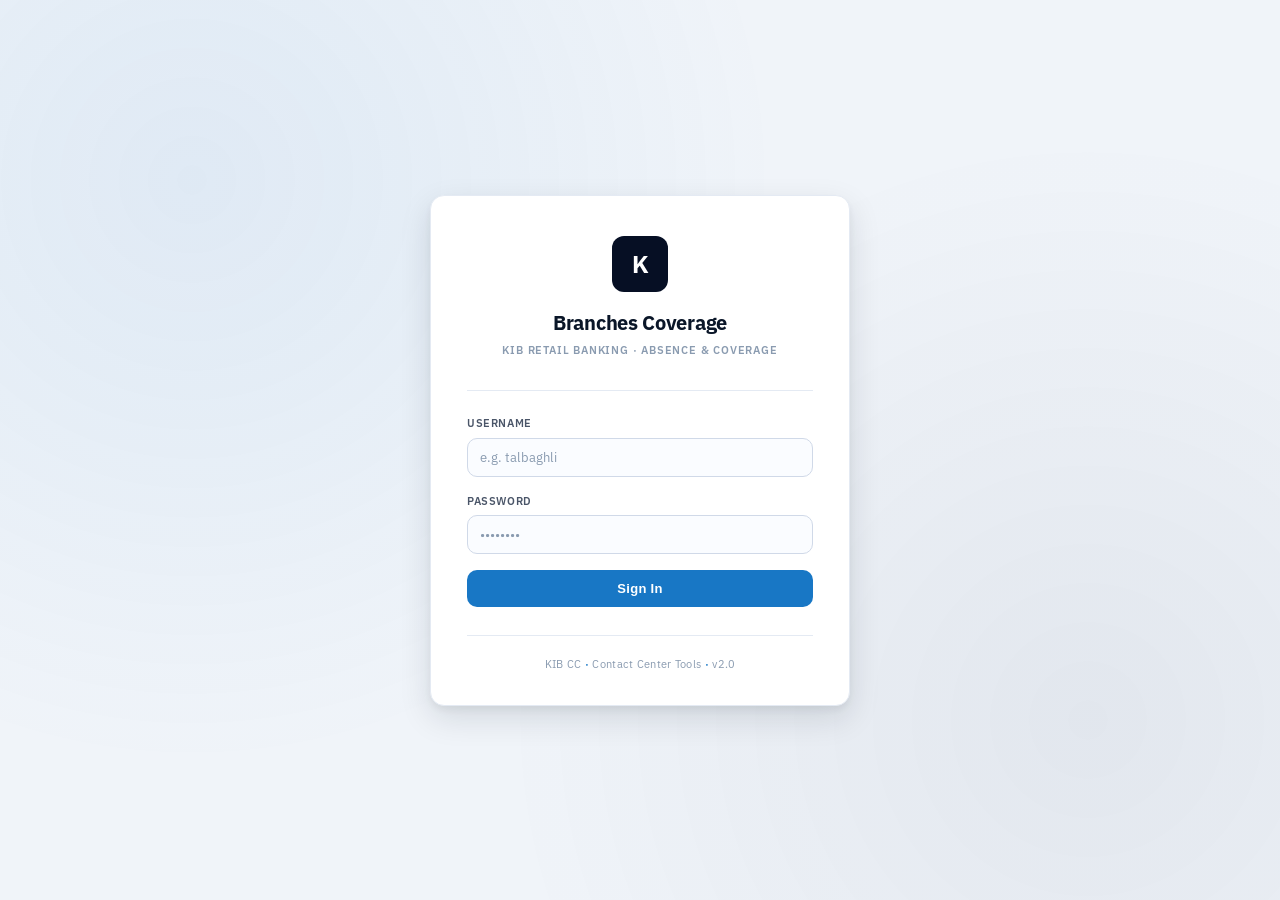
<file: branches/index.html>
<!DOCTYPE html>
<html lang="en">
<head>
<meta charset="UTF-8">
<meta name="viewport" content="width=device-width, initial-scale=1.0">
<title>KIB Branches — Sign In</title>
<link rel="preconnect" href="https://fonts.googleapis.com">
<link rel="preconnect" href="https://fonts.gstatic.com" crossorigin>
<link href="https://fonts.googleapis.com/css2?family=IBM+Plex+Sans:wght@400;500;600;700&display=swap" rel="stylesheet">
<style>
:root {
  --navy: #060F24; --navy-2: #0D1B3E;
  --blue: #1877C5; --blue-dim: rgba(24,119,197,0.12);
  --green: #0EA472; --red: #E5383B; --red-dim: #FEE8E8;
  --bg: #F0F4F9; --card: #FFFFFF;
  --border: #E4EAF3; --border-2: #D0D9E8;
  --t1: #0A1628; --t2: #4A5568; --t3: #8A9BB0;
  --font: 'IBM Plex Sans', system-ui, -apple-system, sans-serif;
  --r-md: 10px; --r-lg: 14px;
  --sh-lg: 0 12px 32px rgba(10,22,40,0.12), 0 4px 8px rgba(10,22,40,0.06);
}
*, *::before, *::after { box-sizing: border-box; margin: 0; padding: 0; }
html { font-size: 13px; }
body {
  font-family: var(--font); background: var(--bg); color: var(--t1);
  line-height: 1.5; min-height: 100vh;
  display: flex; align-items: center; justify-content: center;
  padding: 20px; -webkit-font-smoothing: antialiased;
  position: relative; overflow: hidden;
}
body::before {
  content: ''; position: fixed; inset: 0;
  background:
    radial-gradient(circle at 15% 20%, rgba(24,119,197,0.08) 0%, transparent 45%),
    radial-gradient(circle at 85% 80%, rgba(13,27,62,0.06) 0%, transparent 45%);
  pointer-events: none; z-index: 0;
}
.login-shell {
  position: relative; z-index: 1; width: 100%; max-width: 420px;
  background: var(--card); border: 1px solid var(--border);
  border-radius: var(--r-lg); box-shadow: var(--sh-lg);
  padding: 40px 36px 32px;
}
.brand-header { text-align: center; margin-bottom: 32px; }
.brand-logo {
  display: inline-flex; align-items: center; justify-content: center;
  width: 56px; height: 56px; background: var(--navy); color: #fff;
  border-radius: 12px; font-size: 24px; font-weight: 700;
  margin-bottom: 16px; letter-spacing: -1px;
}
.brand-header h1 { font-size: 20px; font-weight: 700; color: var(--t1); letter-spacing: -0.3px; margin-bottom: 4px; }
.brand-header p { font-size: 11px; color: var(--t3); font-weight: 600; text-transform: uppercase; letter-spacing: 0.8px; }
.divider { height: 1px; background: var(--border); margin-bottom: 24px; }
.form-group { margin-bottom: 16px; }
.form-label {
  display: block; font-size: 11px; font-weight: 600; color: var(--t2);
  text-transform: uppercase; letter-spacing: 0.6px; margin-bottom: 6px;
}
.form-input {
  width: 100%; padding: 10px 12px;
  border: 1.5px solid var(--border-2); border-radius: var(--r-md);
  font-size: 13px; font-family: var(--font);
  background: #FAFCFF; color: var(--t1); outline: none;
  transition: border-color 0.15s, background 0.15s, box-shadow 0.15s;
}
.form-input:focus { border-color: var(--blue); background: #fff; box-shadow: 0 0 0 3px var(--blue-dim); }
.form-input::placeholder { color: var(--t3); }
.btn-primary {
  width: 100%; background: var(--blue); color: #fff;
  border: none; border-radius: var(--r-md); padding: 11px 16px;
  font-size: 13px; font-weight: 700; letter-spacing: 0.3px;
  cursor: pointer; margin-top: 8px;
  transition: background 0.15s, transform 0.1s;
  display: flex; align-items: center; justify-content: center; gap: 8px;
}
.btn-primary:hover:not(:disabled) { background: #1468B3; }
.btn-primary:active:not(:disabled) { transform: translateY(1px); }
.btn-primary:disabled { opacity: 0.6; cursor: not-allowed; }
.spinner {
  display: none; width: 14px; height: 14px;
  border: 2px solid rgba(255,255,255,0.3); border-top-color: #fff;
  border-radius: 50%; animation: spin 0.6s linear infinite;
}
@keyframes spin { to { transform: rotate(360deg); } }
.btn-primary.loading .spinner { display: inline-block; }
.message {
  margin-top: 16px; padding: 10px 14px; border-radius: var(--r-md);
  font-size: 12px; font-weight: 500; display: none; line-height: 1.4;
}
.message.error { background: var(--red-dim); border: 1px solid rgba(229,56,59,0.25); color: #991B1B; display: block; }
.message.success { background: #ECFDF5; border: 1px solid rgba(14,164,114,0.25); color: #065F46; display: block; }
.footer-note {
  text-align: center; margin-top: 28px; padding-top: 20px;
  border-top: 1px solid var(--border);
  font-size: 11px; color: var(--t3); letter-spacing: 0.3px;
}
.footer-note strong { color: var(--blue); font-weight: 600; }
</style>
</head>
<body>

<div class="login-shell">
  <div class="brand-header">
    <div class="brand-logo">K</div>
    <h1>Branches Coverage</h1>
    <p>KIB Retail Banking · Absence & Coverage</p>
  </div>

  <div class="divider"></div>

  <form id="loginForm" onsubmit="return doLogin(event)">
    <div class="form-group">
      <label class="form-label" for="username">Username</label>
      <input type="text" id="username" class="form-input" placeholder="e.g. talbaghli" autocomplete="username" required>
    </div>

    <div class="form-group">
      <label class="form-label" for="password">Password</label>
      <input type="password" id="password" class="form-input" placeholder="••••••••" autocomplete="current-password" required>
    </div>

    <button type="submit" class="btn-primary" id="loginBtn">
      <span id="btnText">Sign In</span>
      <span class="spinner"></span>
    </button>

    <div class="message" id="msg"></div>
  </form>

  <div class="footer-note">
    KIB CC <strong>·</strong> Contact Center Tools <strong>·</strong> v2.0
  </div>
</div>

<script>
  const GAS_URL = 'https://script.google.com/macros/s/AKfycbzwsEYLm1mvl8dwodsptOZ0dgMLRNAmvrn5N4npf96vKR7eqC_dhJoPQDy-1Zf0CQq9/exec';
  const SESSION_KEY = 'branches_session';

  if (localStorage.getItem(SESSION_KEY)) window.location.href = 'app.html';

  function showMsg(text, type) {
    const m = document.getElementById('msg');
    m.textContent = text;
    m.className = 'message ' + type;
  }

  async function callAPI(action, payload) {
    const res = await fetch(GAS_URL, { method: 'POST', body: JSON.stringify({ action, ...payload }) });
    const data = await res.json();
    return Array.isArray(data) ? data[0] : data;
  }

  async function doLogin(e) {
    e.preventDefault();
    const btn = document.getElementById('loginBtn');
    const btnText = document.getElementById('btnText');
    const u = document.getElementById('username').value.trim();
    const p = document.getElementById('password').value;

    if (!u || !p) { showMsg('Please enter both username and password', 'error'); return false; }

    btn.classList.add('loading');
    btn.disabled = true;
    btnText.textContent = 'Signing in...';
    showMsg('', '');

    try {
      const res = await callAPI('login', { username: u, password: p });
      if (res && res.ok) {
        localStorage.setItem(SESSION_KEY, JSON.stringify(res.user));
        showMsg('Welcome, ' + res.user.name + '. Redirecting...', 'success');
        setTimeout(() => { window.location.href = 'app.html'; }, 600);
      } else {
        showMsg(res?.error || 'Invalid credentials', 'error');
        btn.classList.remove('loading');
        btn.disabled = false;
        btnText.textContent = 'Sign In';
      }
    } catch (err) {
      showMsg('Connection error. Please try again.', 'error');
      btn.classList.remove('loading');
      btn.disabled = false;
      btnText.textContent = 'Sign In';
    }
    return false;
  }
</script>
</body>
</html>
</file>
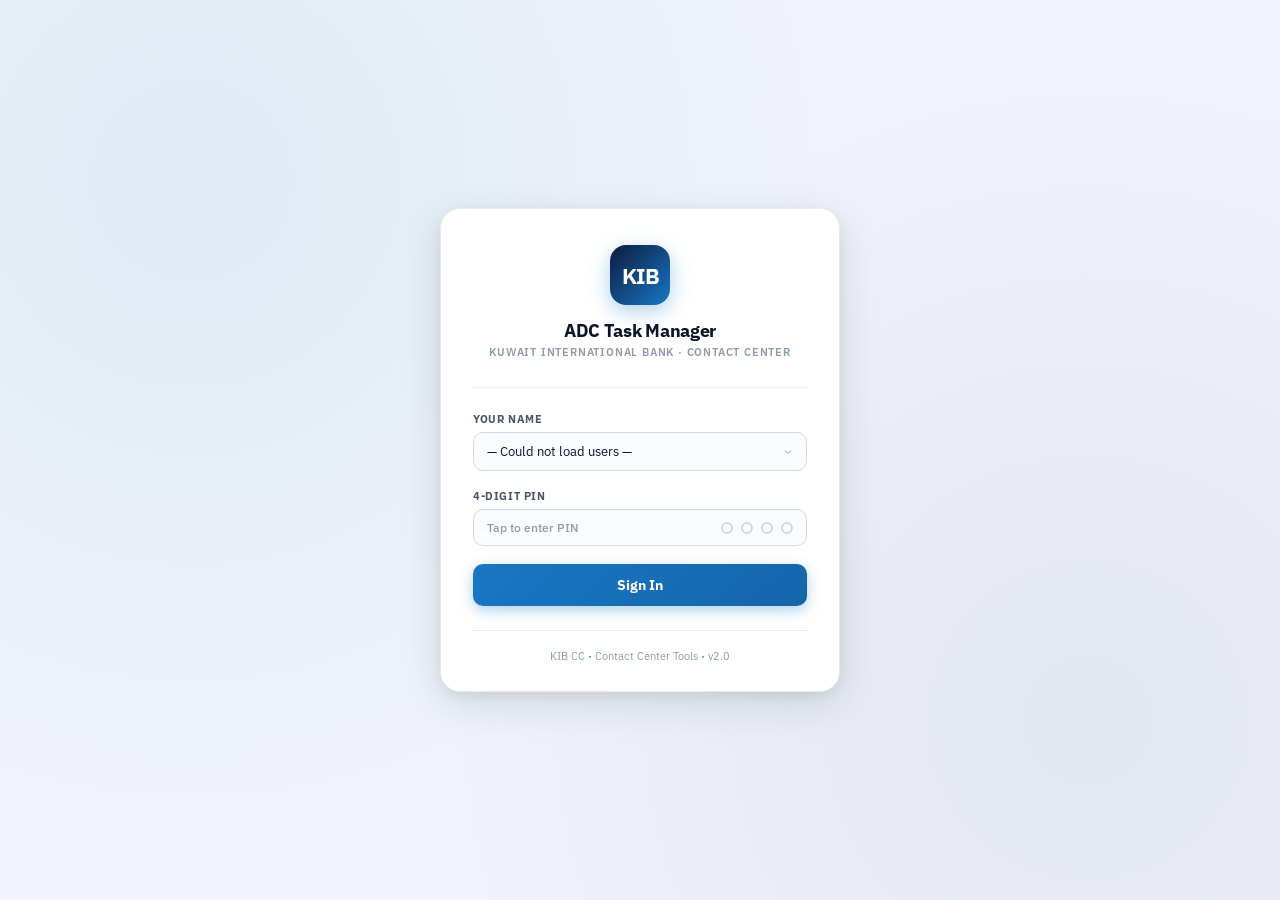
<file: login.html>
<!DOCTYPE html>
<html lang="en">
<head>
  <meta charset="UTF-8">
  <meta name="viewport" content="width=device-width, initial-scale=1.0, viewport-fit=cover">
  <meta name="apple-mobile-web-app-capable" content="yes">
  <meta name="apple-mobile-web-app-status-bar-style" content="black-translucent">
  <title>Sign In — ADC Task Manager</title>
  <link rel="preconnect" href="https://fonts.googleapis.com">
  <link rel="preconnect" href="https://fonts.gstatic.com" crossorigin>
  <link href="https://fonts.googleapis.com/css2?family=IBM+Plex+Sans:wght@400;500;600;700;800&display=swap" rel="stylesheet">
  <style>
    :root {
      --navy:#0D1B3E; --blue:#1877C5; --blue2:#1565A8;
      --green:#0EA472; --red:#E5383B; --rdim:#FEE8E8;
      --bg:#F0F4F9; --card:#fff; --bdr:#E4EAF3; --bdr2:#D0D9E8;
      --t1:#0A1628; --t2:#4A5568; --t3:#8A9BB0;
      --font:'IBM Plex Sans',system-ui,sans-serif;
      --r2:10px; --r3:14px;
      --sh:0 12px 40px rgba(10,22,40,.12),0 4px 12px rgba(10,22,40,.06);
    }
    *,*::before,*::after{box-sizing:border-box;margin:0;padding:0}
    html,body{height:100%;font-family:var(--font);-webkit-font-smoothing:antialiased}
    body{
      display:flex;align-items:center;justify-content:center;
      min-height:100vh;padding:20px;
      background:
        radial-gradient(circle at 15% 20%,rgba(24,119,197,.08) 0%,transparent 50%),
        radial-gradient(circle at 85% 80%,rgba(13,27,62,.06) 0%,transparent 50%),
        #F0F4F9;
    }

    .card{
      width:100%;max-width:400px;
      background:var(--card);border:1px solid var(--bdr);
      border-radius:20px;box-shadow:var(--sh);
      padding:36px 32px 28px;
      animation:up .3s ease;
    }
    @keyframes up{from{opacity:0;transform:translateY(14px)}to{opacity:1;transform:translateY(0)}}

    /* Brand */
    .brand{text-align:center;margin-bottom:28px}
    .logo{
      width:60px;height:60px;margin:0 auto 14px;
      background:linear-gradient(135deg,var(--navy),var(--blue));
      border-radius:16px;display:flex;align-items:center;justify-content:center;
      color:#fff;font-size:22px;font-weight:900;letter-spacing:-1px;
      box-shadow:0 6px 20px rgba(24,119,197,.35);
    }
    .brand-name{font-size:18px;font-weight:800;color:var(--t1);letter-spacing:-.3px}
    .brand-sub{font-size:11px;font-weight:600;color:var(--t3);text-transform:uppercase;letter-spacing:.8px;margin-top:3px}

    .divider{height:1px;background:var(--bdr);margin:0 0 24px}

    /* Form */
    .flbl{display:block;font-size:11px;font-weight:700;color:var(--t2);text-transform:uppercase;letter-spacing:.6px;margin-bottom:6px}
    .fgrp{margin-bottom:18px}
    select,input{
      width:100%;padding:10px 13px;
      border:1.5px solid var(--bdr2);border-radius:var(--r2);
      font-size:13px;font-family:var(--font);color:var(--t1);
      background:#FAFCFF;outline:none;
      transition:border-color .15s,background .15s,box-shadow .15s;
      appearance:none;-webkit-appearance:none;
    }
    select{
      background-image:url("data:image/svg+xml,%3Csvg xmlns='http://www.w3.org/2000/svg' width='12' height='12' fill='none' stroke='%238A9BB0' stroke-width='2' viewBox='0 0 24 24'%3E%3Cpolyline points='6 9 12 15 18 9'/%3E%3C/svg%3E");
      background-repeat:no-repeat;background-position:right 12px center;
      padding-right:36px;cursor:pointer;
    }
    select:focus,input:focus{
      border-color:var(--blue);background:#fff;
      box-shadow:0 0 0 3px rgba(24,119,197,.12);
    }

    /* PIN */
    .pin-wrap{position:relative}
    .pin-box{
      display:flex;align-items:center;justify-content:space-between;
      padding:10px 13px;border:1.5px solid var(--bdr2);border-radius:var(--r2);
      background:#FAFCFF;cursor:text;transition:border-color .15s,box-shadow .15s;
    }
    .pin-box.focus{border-color:var(--blue);background:#fff;box-shadow:0 0 0 3px rgba(24,119,197,.12)}
    .pin-lbl{font-size:12px;color:var(--t3);font-weight:500}
    .pin-dots{display:flex;gap:8px}
    .dot{width:12px;height:12px;border-radius:50%;border:2px solid var(--bdr2);background:transparent;transition:all .15s}
    .dot.on{background:var(--blue);border-color:var(--blue);transform:scale(1.1)}
    .pin-input{position:absolute;top:0;left:0;width:100%;height:100%;opacity:0;cursor:text;font-size:16px;border:none;background:transparent}

    /* Submit btn */
    .btn-submit{
      width:100%;padding:12px;margin-top:4px;
      background:linear-gradient(135deg,var(--blue),var(--blue2));
      color:#fff;border:none;border-radius:var(--r2);
      font-size:14px;font-weight:700;font-family:var(--font);cursor:pointer;
      box-shadow:0 4px 14px rgba(24,119,197,.35);
      transition:all .18s;
      display:flex;align-items:center;justify-content:center;gap:8px;
    }
    .btn-submit:hover:not(:disabled){box-shadow:0 6px 20px rgba(24,119,197,.45);transform:translateY(-1px)}
    .btn-submit:active:not(:disabled){transform:translateY(0)}
    .btn-submit:disabled{opacity:.6;cursor:not-allowed}

    /* Spinner */
    .spin{display:none;width:16px;height:16px;border:2px solid rgba(255,255,255,.35);border-top-color:#fff;border-radius:50%;animation:spin .6s linear infinite;flex-shrink:0}
    @keyframes spin{to{transform:rotate(360deg)}}
    .loading .spin{display:block}
    .loading .btn-txt{opacity:.7}

    /* Error */
    .err{display:none;margin-top:14px;padding:10px 13px;background:#FEF2F2;border:1px solid rgba(229,56,59,.25);border-radius:var(--r2);font-size:12px;color:#991B1B;font-weight:500;line-height:1.4;text-align:center}
    .err.show{display:block}

    /* Footer */
    .footer{text-align:center;margin-top:24px;padding-top:18px;border-top:1px solid var(--bdr);font-size:11px;color:var(--t3)}
    .footer strong{color:var(--blue);font-weight:600}

    @media(max-width:480px){
      .card{padding:28px 20px 24px;border-radius:16px}
      .logo{width:52px;height:52px;font-size:18px}
      .brand-name{font-size:16px}
    }
  </style>
</head>
<body>

<div class="card">
  <div class="brand">
    <div class="logo">KIB</div>
    <div class="brand-name">ADC Task Manager</div>
    <div class="brand-sub">Kuwait International Bank &middot; Contact Center</div>
  </div>

  <div class="divider"></div>

  <form id="frm" onsubmit="return doLogin(event)">
    <div class="fgrp">
      <label class="flbl" for="sel">Your Name</label>
      <select id="sel" required>
        <option value="">Loading staff list...</option>
      </select>
    </div>

    <div class="fgrp">
      <label class="flbl">4-Digit PIN</label>
      <div class="pin-wrap">
        <div class="pin-box" id="pinBox" onclick="document.getElementById('pin').focus()">
          <span class="pin-lbl">Tap to enter PIN</span>
          <div class="pin-dots">
            <div class="dot" id="d0"></div>
            <div class="dot" id="d1"></div>
            <div class="dot" id="d2"></div>
            <div class="dot" id="d3"></div>
          </div>
        </div>
        <input type="password" id="pin" class="pin-input"
               inputmode="numeric" pattern="[0-9]*"
               autocomplete="current-password" maxlength="4">
      </div>
    </div>

    <button type="submit" class="btn-submit" id="btn">
      <span class="spin"></span>
      <span class="btn-txt">Sign In</span>
    </button>

    <div class="err" id="err"></div>
  </form>

  <div class="footer">
    KIB CC <strong>&middot;</strong> Contact Center Tools <strong>&middot;</strong> v2.0
  </div>
</div>

<script>
var N8N = 'https://n8n.kib-cc-wfm.com/webhook/kib';
var KEY = 'kib_ops_session';

/* Already logged in? */
(function(){
  try{
    var s=JSON.parse(localStorage.getItem(KEY)||'null');
    if(s && new Date(s.expires_at)>new Date()) location.href='./tasks.html';
  }catch(e){}
})();

/* Load users */
fetch(N8N+'/users-list',{method:'POST',headers:{'Content-Type':'application/json'},body:JSON.stringify({})})
.then(function(r){return r.json();})
.then(function(d){
  var users=(d&&d.data&&d.data.users)?d.data.users:[];
  users.sort(function(a,b){return a.full_name.localeCompare(b.full_name);});
  var sel=document.getElementById('sel');
  sel.innerHTML='<option value="">— Select your name —</option>';
  users.forEach(function(u){
    var o=document.createElement('option');
    o.value=u.user_id;
    o.textContent=u.full_name+' ('+u.role+')';
    sel.appendChild(o);
  });
})
.catch(function(){
  document.getElementById('sel').innerHTML='<option value="">— Could not load users —</option>';
});

/* PIN dots */
var pinEl=document.getElementById('pin');
var pinBox=document.getElementById('pinBox');

pinEl.addEventListener('focus',function(){pinBox.classList.add('focus');});
pinEl.addEventListener('blur', function(){pinBox.classList.remove('focus');});
pinEl.addEventListener('input',function(){
  this.value=this.value.replace(/\D/g,'').slice(0,4);
  for(var i=0;i<4;i++){
    document.getElementById('d'+i).className='dot'+(i<this.value.length?' on':'');
  }
  /* Auto-try if name selected and 4 digits entered */
  if(this.value.length===4 && document.getElementById('sel').value){
    document.getElementById('btn').focus();
  }
});

/* Login */
function doLogin(e){
  e.preventDefault();
  var uid=document.getElementById('sel').value;
  var pin=document.getElementById('pin').value;
  var btn=document.getElementById('btn');
  var err=document.getElementById('err');

  if(!uid){showErr('Please select your name.');return false;}
  if(pin.length!==4){showErr('Please enter your 4-digit PIN.');return false;}

  btn.classList.add('loading');
  btn.disabled=true;
  err.classList.remove('show');

  fetch(N8N+'/login',{
    method:'POST',
    headers:{'Content-Type':'application/json'},
    body:JSON.stringify({user_id:uid,pin:pin})
  })
  .then(function(r){return r.json();})
  .then(function(d){
    if(d.success && d.data){
      localStorage.setItem(KEY,JSON.stringify(d.data));
      location.href='./tasks.html';
    }else{
      throw new Error((d.error&&d.error.message)?d.error.message:d.message||'Login failed');
    }
  })
  .catch(function(ex){
    var msg=ex.message||'Connection error';
    if(msg.indexOf('ncorrect')!==-1||msg.indexOf('PIN')!==-1||msg.indexOf('nvalid')!==-1){
      showErr('Incorrect PIN. Please try again.');
    }else if(msg.indexOf('etch')!==-1||msg.indexOf('onnect')!==-1||msg.indexOf('network')!==-1){
      showErr('Connection error — check your internet and try again.');
    }else{
      showErr(msg);
    }
    btn.classList.remove('loading');
    btn.disabled=false;
  });
  return false;
}

function showErr(msg){
  var err=document.getElementById('err');
  err.textContent=msg;
  err.classList.add('show');
}
</script>
</body>
</html>
</file>
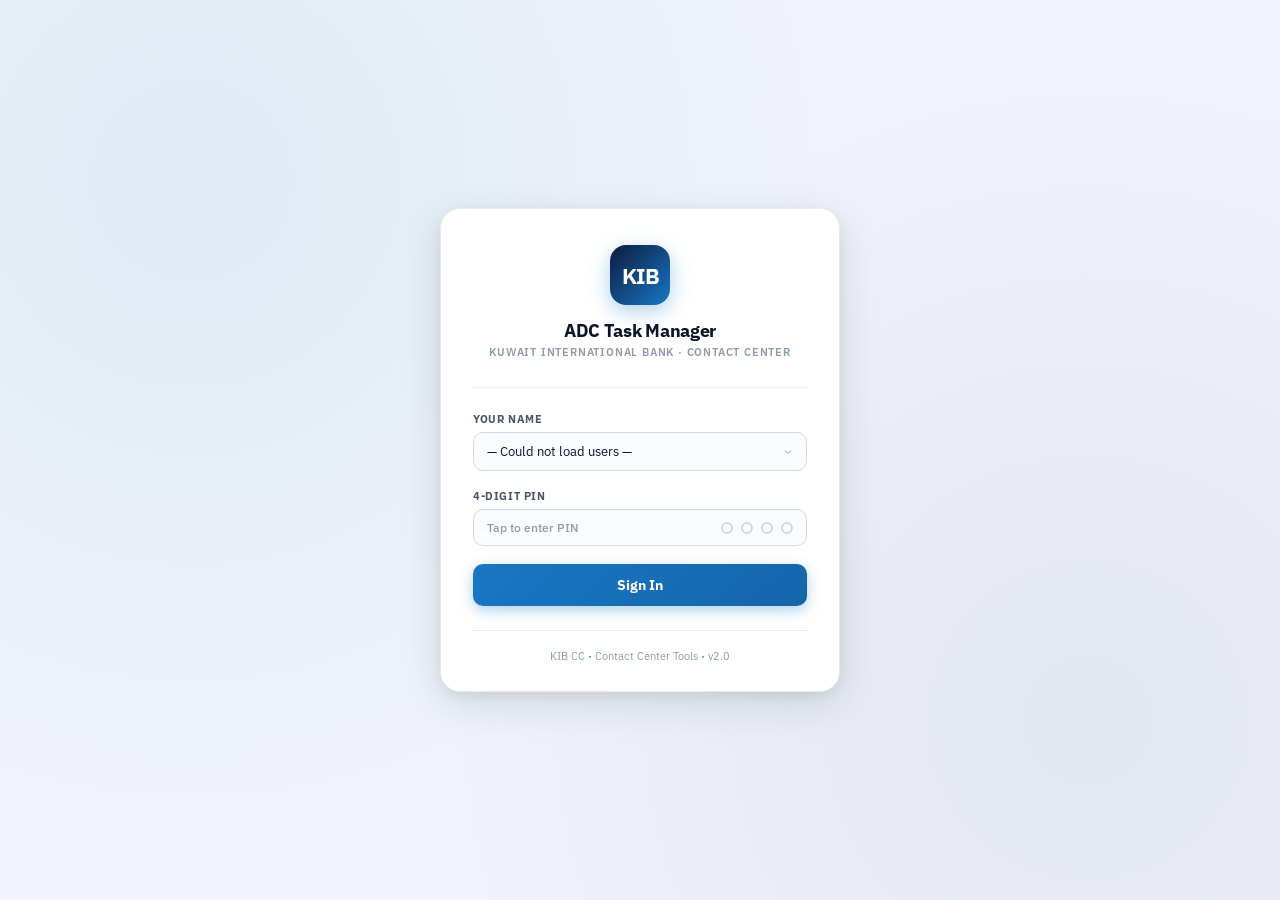
<file: task-form.html>
<!DOCTYPE html>
<html lang="en">
<head>
  <meta charset="UTF-8">
  <meta name="viewport" content="width=device-width,initial-scale=1.0,viewport-fit=cover">
  <meta name="apple-mobile-web-app-capable" content="yes">
  <title>New Task — ADC Task Manager</title>
  <link rel="preconnect" href="https://fonts.googleapis.com">
  <link rel="preconnect" href="https://fonts.gstatic.com" crossorigin>
  <link href="https://fonts.googleapis.com/css2?family=IBM+Plex+Sans:wght@400;500;600;700;800&display=swap" rel="stylesheet">
  <link rel="stylesheet" href="./assets/css/shared.css">
  <style>
    .tf-card{background:var(--card);border:1px solid var(--bdr);border-radius:var(--r3);box-shadow:var(--s1);padding:20px 22px;margin-bottom:16px}
    .tf-title{font-size:11px;font-weight:800;color:var(--t2);margin-bottom:16px;padding-bottom:12px;border-bottom:1px solid var(--bdr);text-transform:uppercase;letter-spacing:.8px}
    .tf-grp{margin-bottom:14px}
    .tf-lbl{display:block;font-size:11px;font-weight:700;color:var(--t2);text-transform:uppercase;letter-spacing:.6px;margin-bottom:6px}
    .req{color:var(--red)}
    .tf-inp,.tf-sel,.tf-ta{width:100%;padding:10px 13px;border:1.5px solid var(--bdr);border-radius:var(--r2);font-size:13px;font-family:var(--font);background:#FAFCFF;color:var(--t1);outline:none;transition:border-color .15s,box-shadow .15s}
    .tf-inp:focus,.tf-sel:focus,.tf-ta:focus{border-color:var(--blue);background:#fff;box-shadow:0 0 0 3px var(--bdim)}
    .tf-inp::placeholder,.tf-ta::placeholder{color:var(--t3)}
    .tf-ta{resize:vertical;min-height:80px}
    .tf-row{display:grid;grid-template-columns:1fr 1fr;gap:12px}
    /* Assignees */
    .asg-item{display:flex;align-items:center;gap:10px;padding:10px 12px;border:1.5px solid var(--bdr);border-radius:var(--r2);cursor:pointer;margin-bottom:5px;transition:all .15s;background:var(--card)}
    .asg-item:hover{border-color:var(--blue);background:var(--blt)}
    .asg-item.on{border-color:var(--blue);background:var(--blt)}
    .asg-chk{width:20px;height:20px;border-radius:50%;border:2px solid var(--bdr2);flex-shrink:0;display:flex;align-items:center;justify-content:center;transition:all .15s}
    .asg-item.on .asg-chk{background:var(--blue);border-color:var(--blue)}
    .sel-pill{display:inline-flex;align-items:center;gap:4px;background:var(--blt);border:1px solid rgba(24,119,197,.25);color:var(--blue);border-radius:20px;padding:3px 10px;font-size:11px;font-weight:600}
    /* Sub-tasks */
    .sub-item{display:flex;align-items:center;gap:10px;padding:10px 12px;background:var(--bg);border:1px solid var(--bdr);border-radius:var(--r2);margin-bottom:6px}
    /* Recurring */
    .rec-grid{display:grid;grid-template-columns:1fr 1fr 1fr;gap:10px;margin-bottom:12px}
    .rec-btn{padding:14px 8px;border:1.5px solid var(--bdr);border-radius:12px;font-size:13px;font-weight:600;cursor:pointer;background:var(--card);color:var(--t2);font-family:inherit;text-align:center;transition:all .2s}
    .rec-btn.on{border-color:var(--blue);background:var(--blt);color:var(--blue)}
    /* Msg */
    .tf-err{display:none;padding:12px 14px;background:var(--rdim);border:1px solid rgba(229,56,59,.25);border-radius:var(--r2);font-size:13px;color:#991B1B;font-weight:600;margin-bottom:14px}
    .tf-err.show{display:block}
    .tf-ok{display:none;padding:12px 14px;background:var(--gdim);border:1px solid rgba(14,164,114,.25);border-radius:var(--r2);font-size:13px;color:#065F46;font-weight:600;margin-bottom:14px}
    .tf-ok.show{display:block}
    @media(max-width:768px){.tf-row{grid-template-columns:1fr}.tf-card{padding:16px}}
  </style>
</head>
<body>

<div id="overlay" onclick="document.getElementById('sidebar').classList.remove('open');this.style.display='none'"></div>
<nav class="sidebar" id="sidebar">
  <div style="padding:16px 14px;border-bottom:1px solid rgba(255,255,255,.08);display:flex;align-items:center;gap:10px;flex-shrink:0">
    <div class="sb-logo">KIB</div>
    <div><div class="sb-name">ADC Task Manager</div><div class="sb-sub">Kuwait International Bank</div></div>
  </div>
  <div style="padding:8px;flex:1">
    <div class="sb-section">Main</div>
    <a href="./tasks.html" class="nav-a on"><svg width="15" height="15" fill="none" stroke="currentColor" stroke-width="2" viewBox="0 0 24 24"><rect x="3" y="3" width="7" height="7"/><rect x="14" y="3" width="7" height="7"/><rect x="14" y="14" width="7" height="7"/><rect x="3" y="14" width="7" height="7"/></svg><span>Tasks</span></a>
    <a href="./tasks-archive.html" class="nav-a"><svg width="15" height="15" fill="none" stroke="currentColor" stroke-width="2" viewBox="0 0 24 24"><polyline points="21 8 21 21 3 21 3 8"/><rect x="1" y="3" width="22" height="5"/><line x1="10" y1="12" x2="14" y2="12"/></svg><span>Archive</span></a>
    <a href="./todo.html" class="nav-a"><svg width="15" height="15" fill="none" stroke="currentColor" stroke-width="2" viewBox="0 0 24 24"><polyline points="9 11 12 14 22 4"/><path d="M21 12v7a2 2 0 0 1-2 2H5a2 2 0 0 1-2-2V5a2 2 0 0 1 2-2h11"/></svg><span>My To-Do</span></a>
    <a href="./training.html" class="nav-a"><svg width="15" height="15" fill="none" stroke="currentColor" stroke-width="2" viewBox="0 0 24 24"><path d="M2 3h6a4 4 0 0 1 4 4v14a3 3 0 0 0-3-3H2z"/><path d="M22 3h-6a4 4 0 0 0-4 4v14a3 3 0 0 1 3-3h7z"/></svg><span>Training</span></a>
    <a href="./settings.html" class="nav-a"><svg width="15" height="15" fill="none" stroke="currentColor" stroke-width="2" viewBox="0 0 24 24"><circle cx="12" cy="12" r="3"/><path d="M19.4 15a1.65 1.65 0 0 0 .33 1.82l.06.06a2 2 0 0 1-2.83 2.83l-.06-.06a1.65 1.65 0 0 0-1.82-.33 1.65 1.65 0 0 0-1 1.51V21a2 2 0 0 1-4 0v-.09A1.65 1.65 0 0 0 9 19.4a1.65 1.65 0 0 0-1.82.33l-.06.06a2 2 0 0 1-2.83-2.83l.06-.06A1.65 1.65 0 0 0 4.68 15a1.65 1.65 0 0 0-1.51-1H3a2 2 0 0 1 0-4h.09A1.65 1.65 0 0 0 4.6 9a1.65 1.65 0 0 0-.33-1.82l-.06-.06a2 2 0 0 1 2.83-2.83l.06.06A1.65 1.65 0 0 0 9 4.68a1.65 1.65 0 0 0 1-1.51V3a2 2 0 0 1 4 0v.09a1.65 1.65 0 0 0 1 1.51 1.65 1.65 0 0 0 1.82-.33l.06-.06a2 2 0 0 1 2.83 2.83l-.06.06A1.65 1.65 0 0 0 19.4 9a1.65 1.65 0 0 0 1.51 1H21a2 2 0 0 1 0 4h-.09a1.65 1.65 0 0 0-1.51 1z"/></svg><span>Settings</span></a>
  </div>
  <div style="padding:10px;border-top:1px solid rgba(255,255,255,.08);flex-shrink:0">
    <div style="display:flex;align-items:center;gap:10px;padding:8px">
      <div class="sb-av"><span id="sbAvTxt">?</span></div>
      <div><div class="sb-uname" id="sbUname">—</div><div class="sb-urole" id="sbUrole">—</div></div>
      <button onclick="AUTH.out()" style="background:none;border:none;color:rgba(255,255,255,.3);cursor:pointer;padding:4px;margin-left:auto"><svg width="15" height="15" fill="none" stroke="currentColor" stroke-width="2" viewBox="0 0 24 24"><path d="M9 21H5a2 2 0 0 1-2-2V5a2 2 0 0 1 2-2h4"/><polyline points="16 17 21 12 16 7"/><line x1="21" y1="12" x2="9" y2="12"/></svg></button>
    </div>
  </div>
</nav>

<main class="main-content">
  <header class="top-bar">
    <button class="sb-btn" id="sbBtn" onclick="document.getElementById('sidebar').classList.toggle('open');document.getElementById('overlay').style.display=document.getElementById('sidebar').classList.contains('open')?'block':'none'">
      <svg width="18" height="18" fill="none" stroke="currentColor" stroke-width="2.5" viewBox="0 0 24 24"><line x1="3" y1="6" x2="21" y2="6"/><line x1="3" y1="12" x2="21" y2="12"/><line x1="3" y1="18" x2="21" y2="18"/></svg>
    </button>
    <div class="tb-title">New Task<small>ADC Task Manager</small></div>
  </header>

  <div class="page-content">

    <div style="display:flex;align-items:center;justify-content:space-between;margin-bottom:20px">
      <div>
        <div style="font-size:20px;font-weight:800;color:var(--t1)">Create New Task</div>
        <div style="font-size:12px;color:var(--t3);margin-top:3px">Assign a task to your team</div>
      </div>
      <a href="./tasks.html" class="btn btn-ghost">&#8592; Back</a>
    </div>

    <!-- ── SECTION 1: Task Details ── -->
    <div class="tf-card">
      <div class="tf-title">Task Details</div>
      <div class="tf-grp">
        <label class="tf-lbl">Title <span class="req">*</span></label>
        <input type="text" class="tf-inp" id="fTitle" placeholder="Enter task title...">
      </div>
      <div class="tf-grp">
        <label class="tf-lbl">Description</label>
        <textarea class="tf-ta" id="fDesc" placeholder="Details, context or instructions..."></textarea>
      </div>
      <div class="tf-row">
        <div class="tf-grp">
          <label class="tf-lbl">Category <span class="req">*</span></label>
          <select class="tf-sel" id="fCat">
            <option value="">Select...</option>
            <option>Managerial</option><option>Operational</option><option>QA</option>
            <option>BackOffice</option><option>TeamLeadership</option><option>Compliance</option>
            <option>FollowUp</option><option>Escalation</option><option>Handover</option>
            <option>Training</option><option>Sales</option><option>General</option>
          </select>
        </div>
        <div class="tf-grp">
          <label class="tf-lbl">Priority <span class="req">*</span></label>
          <select class="tf-sel" id="fPri">
            <option value="">Select...</option>
            <option>Low</option><option>Medium</option><option>High</option><option>Critical</option>
          </select>
        </div>
      </div>
      <div class="tf-row">
        <div class="tf-grp">
          <label class="tf-lbl">Deadline</label>
          <input type="date" class="tf-inp" id="fDue">
        </div>

      </div>
    </div>

    <!-- ── SECTION 2: Assignees ── -->
    <div class="tf-card">
      <div class="tf-title">Assignees <span class="req">*</span> — <span id="asgCnt" style="color:var(--blue);text-transform:none;font-weight:700">None selected</span></div>
      <div style="position:relative;margin-bottom:10px">
        <svg style="position:absolute;left:13px;top:50%;transform:translateY(-50%);pointer-events:none" width="15" height="15" fill="none" stroke="var(--t3)" stroke-width="2" viewBox="0 0 24 24"><circle cx="11" cy="11" r="8"/><path d="m21 21-4.35-4.35"/></svg>
        <input type="text" class="tf-inp" id="asgQ" placeholder="Search by name or role..." style="padding-left:38px" oninput="filterAsg(this.value)">
      </div>
      <div id="asgList" style="max-height:280px;overflow-y:auto;scrollbar-width:thin;margin-bottom:10px">
        <div style="padding:20px;text-align:center;color:var(--t3)">Loading staff...</div>
      </div>
      <div style="background:var(--bg);border:1px solid var(--bdr);border-radius:var(--r2);padding:10px 12px;min-height:40px">
        <div id="asgPills"><span style="color:var(--t4);font-size:12px">No assignees selected</span></div>
      </div>
    </div>

    <!-- ── SECTION 3: Sub-tasks ── -->
    <div class="tf-card">
      <div class="tf-title">Sub-tasks <span id="subCnt" style="color:var(--blue);text-transform:none;font-weight:700;font-size:11px"></span></div>
      <div style="font-size:13px;color:var(--t2);margin-bottom:12px">Optional — break this task into smaller steps.</div>
      <div id="subList" style="margin-bottom:12px"></div>
      <div style="display:flex;gap:8px">
        <input type="text" class="tf-inp" id="subInp" placeholder="Type a sub-task and press Enter..." onkeydown="if(event.key==='Enter'){event.preventDefault();addSub();}">
        <button onclick="addSub()" style="background:var(--green);color:#fff;border:none;border-radius:var(--r2);padding:10px 18px;font-size:12px;font-weight:700;cursor:pointer;white-space:nowrap">+ Add</button>
      </div>
    </div>

    <!-- ── SECTION 4: Recurring ── -->
    <div class="tf-card">
      <div class="tf-title">Recurring Task</div>
      <label style="display:flex;align-items:center;gap:12px;padding:14px 18px;border:1.5px solid var(--bdr);border-radius:12px;cursor:pointer;margin-bottom:14px;transition:border-color .15s">
        <input type="checkbox" id="recToggle" onchange="toggleRec(this.checked)" style="width:18px;height:18px;cursor:pointer;accent-color:var(--navy)">
        <div>
          <div style="font-size:14px;font-weight:700;color:var(--t1)">Enable Recurring</div>
          <div style="font-size:12px;color:var(--t3);margin-top:2px">Auto-create this task on a schedule</div>
        </div>
      </label>
      <div id="recPanel" style="display:none">
        <div style="font-size:11px;font-weight:700;color:var(--t3);text-transform:uppercase;letter-spacing:.5px;margin-bottom:10px">Repeat Frequency</div>
        <div class="rec-grid">
          <button class="rec-btn" data-r="daily"   onclick="setRec(this)"><div style="font-size:22px;margin-bottom:4px">&#128197;</div>Daily</button>
          <button class="rec-btn" data-r="weekly"  onclick="setRec(this)"><div style="font-size:22px;margin-bottom:4px">&#128198;</div>Weekly</button>
          <button class="rec-btn" data-r="monthly" onclick="setRec(this)"><div style="font-size:22px;margin-bottom:4px">&#128199;</div>Monthly</button>
        </div>
        <div id="recPreview" style="display:none;background:var(--gdim);border:1px solid #A7F3D0;border-radius:var(--r2);padding:12px 14px;font-size:13px;color:#065F46;font-weight:600"></div>
      </div>
    </div>

    <!-- ── SUBMIT ── -->
    <div id="formErr" class="tf-err"></div>
    <div id="formOk"  class="tf-ok"></div>

    <div style="display:flex;gap:10px;align-items:center;margin-bottom:24px">
      <button class="btn btn-blue" id="submitBtn" onclick="submitTask()" style="padding:12px 28px;font-size:14px;font-weight:800">
        &#10003; Create Task
      </button>
      <a href="./tasks.html" class="btn btn-ghost">Cancel</a>
    </div>

  </div>
</main>

<nav class="mbn"><a href="./tasks.html" class="mbn-a on"><svg width="21" height="21" fill="none" stroke="currentColor" stroke-width="2" viewBox="0 0 24 24"><rect x="3" y="3" width="7" height="7"/><rect x="14" y="3" width="7" height="7"/><rect x="14" y="14" width="7" height="7"/><rect x="3" y="14" width="7" height="7"/></svg><span>Tasks</span></a><a href="./tasks-archive.html" class="mbn-a"><svg width="21" height="21" fill="none" stroke="currentColor" stroke-width="2" viewBox="0 0 24 24"><polyline points="21 8 21 21 3 21 3 8"/><rect x="1" y="3" width="22" height="5"/></svg><span>Archive</span></a><a href="./todo.html" class="mbn-a"><svg width="21" height="21" fill="none" stroke="currentColor" stroke-width="2" viewBox="0 0 24 24"><polyline points="9 11 12 14 22 4"/><path d="M21 12v7a2 2 0 0 1-2 2H5a2 2 0 0 1-2-2V5a2 2 0 0 1 2-2h11"/></svg><span>To-Do</span></a><button class="mbn-a" onclick="document.getElementById('moreSheet').classList.add('open');document.getElementById('moreBg').classList.add('open')"><svg width="21" height="21" fill="none" stroke="currentColor" stroke-width="2" viewBox="0 0 24 24"><circle cx="5" cy="12" r="1"/><circle cx="12" cy="12" r="1"/><circle cx="19" cy="12" r="1"/></svg><span>More</span></button></nav>
<div class="more-bg" id="moreBg" onclick="this.classList.remove('open');document.getElementById('moreSheet').classList.remove('open')"></div>
<div class="more-sheet" id="moreSheet"><div class="more-handle"></div><div class="more-grid"><a href="./training.html" class="more-item">&#128218; Training</a><a href="./settings.html" class="more-item">&#9881; Settings</a><div class="more-item" onclick="AUTH.out()">&#8594; Sign Out</div></div></div>

<script src="./assets/js/auth.js"></script>
<script src="./assets/js/task-form.js"></script>
</body>
</html>
</file>
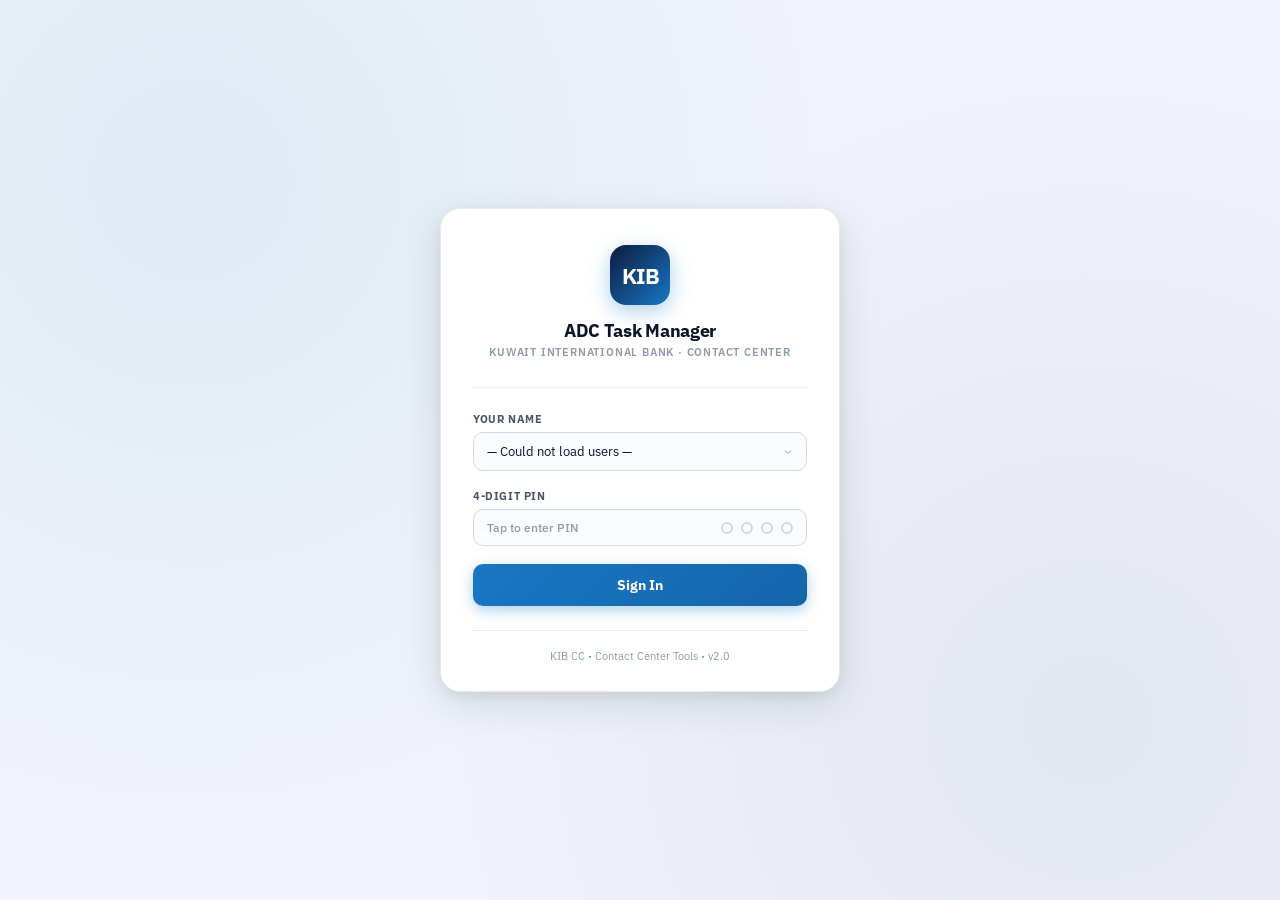
<file: training-form.html>
<!DOCTYPE html>
<html lang="en">
<head>
  <meta charset="UTF-8">
  <meta name="viewport" content="width=device-width,initial-scale=1.0,viewport-fit=cover">
  <meta name="apple-mobile-web-app-capable" content="yes">
  <title>New Training Plan — ADC Task Manager</title>
  <link rel="preconnect" href="https://fonts.googleapis.com">
  <link rel="preconnect" href="https://fonts.gstatic.com" crossorigin>
  <link href="https://fonts.googleapis.com/css2?family=IBM+Plex+Sans:wght@400;500;600;700;800&display=swap" rel="stylesheet">
  <link rel="stylesheet" href="./assets/css/shared.css">
  <style>
    .trf-card{background:var(--card);border:1px solid var(--bdr);border-radius:var(--r3);box-shadow:var(--s1);padding:20px 22px;margin-bottom:16px}
    .trf-title{font-size:13px;font-weight:800;color:var(--t1);margin-bottom:16px;padding-bottom:12px;border-bottom:1px solid var(--bdr);text-transform:uppercase;letter-spacing:.5px}
    .trf-grp{margin-bottom:16px}
    .trf-lbl{display:block;font-size:11px;font-weight:700;color:var(--t2);text-transform:uppercase;letter-spacing:.6px;margin-bottom:6px}
    .req{color:var(--red)}
    .trf-inp,.trf-sel,.trf-ta{width:100%;padding:10px 13px;border:1.5px solid var(--bdr);border-radius:var(--r2);font-size:13px;font-family:var(--font);background:#FAFCFF;color:var(--t1);outline:none;transition:border-color .15s,box-shadow .15s}
    .trf-inp:focus,.trf-sel:focus,.trf-ta:focus{border-color:var(--blue);background:#fff;box-shadow:0 0 0 3px var(--bdim)}
    .trf-inp::placeholder,.trf-ta::placeholder{color:var(--t3)}
    .trf-ta{resize:vertical;min-height:80px}
    .trf-row{display:grid;grid-template-columns:1fr 1fr;gap:12px}
    /* Target tabs */
    .target-tabs{display:flex;background:var(--bg);border:1px solid var(--bdr);border-radius:var(--r2);padding:3px;margin-bottom:16px}
    .target-tab{flex:1;padding:7px 10px;border:none;background:transparent;border-radius:var(--r1);font-size:12px;font-weight:600;color:var(--t2);cursor:pointer;font-family:inherit;transition:all .15s}
    .target-tab:hover{background:rgba(255,255,255,.7);color:var(--t1)}
    .target-tab.on{background:var(--card);color:var(--blue);font-weight:700;box-shadow:var(--s1)}
    .tpanel{display:none}
    .tpanel.on{display:block}
    /* Multi-select dropdown */
    .dd-wrap{position:relative}
    .pills-box{display:flex;flex-wrap:wrap;gap:5px;padding:8px 10px;border:1.5px solid var(--bdr);border-radius:var(--r2);min-height:42px;cursor:pointer;background:#FAFCFF;transition:border-color .15s}
    .pills-box:hover{border-color:var(--blue)}
    .pills-box.open{border-color:var(--blue);background:#fff;box-shadow:0 0 0 3px var(--bdim)}
    .pills-ph{color:var(--t3);font-size:13px;padding:2px 0}
    .dpill{display:inline-flex;align-items:center;gap:4px;background:var(--blt);border:1px solid rgba(24,119,197,.25);color:var(--blue);border-radius:20px;padding:2px 8px;font-size:11px;font-weight:600}
    .dpill button{background:none;border:none;color:inherit;cursor:pointer;font-size:12px;opacity:.6;padding:0;line-height:1}
    .dd-list{position:absolute;top:100%;left:0;right:0;z-index:50;background:var(--card);border:1px solid var(--bdr);border-radius:var(--r2);box-shadow:var(--s3);max-height:240px;overflow-y:auto;margin-top:3px;display:none}
    .dd-list.open{display:block}
    .dd-search{padding:8px 12px;border-bottom:1px solid var(--bdr);display:flex;align-items:center;gap:8px;background:var(--bg);position:sticky;top:0}
    .dd-search input{border:none;background:transparent;font-size:13px;outline:none;flex:1;font-family:var(--font);color:var(--t1)}
    .dd-opt{display:flex;align-items:center;gap:10px;padding:9px 12px;cursor:pointer;font-size:13px;color:var(--t1);transition:background .12s}
    .dd-opt:hover{background:var(--card2)}
    .dd-opt.on{background:var(--blt);color:var(--blue)}
    .dd-chk{width:16px;height:16px;border-radius:4px;border:1.5px solid var(--bdr2);flex-shrink:0;display:flex;align-items:center;justify-content:center;transition:all .15s}
    .dd-opt.on .dd-chk{background:var(--blue);border-color:var(--blue)}
    /* Msg */
    .trf-msg{display:none;margin-top:12px;padding:10px 14px;border-radius:var(--r2);font-size:13px;font-weight:600}
    .trf-msg.error{background:var(--rdim);border:1px solid rgba(229,56,59,.25);color:#991B1B;display:block}
    .trf-msg.success{background:var(--gdim);border:1px solid rgba(14,164,114,.25);color:#065F46;display:block}
    @media(max-width:768px){.trf-row{grid-template-columns:1fr}}
  </style>
</head>
<body>

<div id="overlay" onclick="document.getElementById('sidebar').classList.remove('open');this.style.display='none'"></div>
<nav class="sidebar" id="sidebar">
  <div style="padding:16px 14px;border-bottom:1px solid rgba(255,255,255,.08);display:flex;align-items:center;gap:10px;flex-shrink:0">
    <div class="sb-logo">KIB</div>
    <div><div class="sb-name">ADC Task Manager</div><div class="sb-sub">Kuwait International Bank</div></div>
  </div>
  <div style="padding:8px;flex:1">
    <div class="sb-section">Main</div>
    <a href="./tasks.html" class="nav-a"><svg width="15" height="15" fill="none" stroke="currentColor" stroke-width="2" viewBox="0 0 24 24"><rect x="3" y="3" width="7" height="7"/><rect x="14" y="3" width="7" height="7"/><rect x="14" y="14" width="7" height="7"/><rect x="3" y="14" width="7" height="7"/></svg><span>Tasks</span></a>
    <a href="./tasks-archive.html" class="nav-a"><svg width="15" height="15" fill="none" stroke="currentColor" stroke-width="2" viewBox="0 0 24 24"><polyline points="21 8 21 21 3 21 3 8"/><rect x="1" y="3" width="22" height="5"/><line x1="10" y1="12" x2="14" y2="12"/></svg><span>Archive</span></a>
    <a href="./todo.html" class="nav-a"><svg width="15" height="15" fill="none" stroke="currentColor" stroke-width="2" viewBox="0 0 24 24"><polyline points="9 11 12 14 22 4"/><path d="M21 12v7a2 2 0 0 1-2 2H5a2 2 0 0 1-2-2V5a2 2 0 0 1 2-2h11"/></svg><span>My To-Do</span></a>
    <a href="./training.html" class="nav-a on"><svg width="15" height="15" fill="none" stroke="currentColor" stroke-width="2" viewBox="0 0 24 24"><path d="M2 3h6a4 4 0 0 1 4 4v14a3 3 0 0 0-3-3H2z"/><path d="M22 3h-6a4 4 0 0 0-4 4v14a3 3 0 0 1 3-3h7z"/></svg><span>Training</span></a>
    <a href="./settings.html" class="nav-a"><svg width="15" height="15" fill="none" stroke="currentColor" stroke-width="2" viewBox="0 0 24 24"><circle cx="12" cy="12" r="3"/><path d="M19.4 15a1.65 1.65 0 0 0 .33 1.82l.06.06a2 2 0 0 1-2.83 2.83l-.06-.06a1.65 1.65 0 0 0-1.82-.33 1.65 1.65 0 0 0-1 1.51V21a2 2 0 0 1-4 0v-.09A1.65 1.65 0 0 0 9 19.4a1.65 1.65 0 0 0-1.82.33l-.06.06a2 2 0 0 1-2.83-2.83l.06-.06A1.65 1.65 0 0 0 4.68 15a1.65 1.65 0 0 0-1.51-1H3a2 2 0 0 1 0-4h.09A1.65 1.65 0 0 0 4.6 9a1.65 1.65 0 0 0-.33-1.82l-.06-.06a2 2 0 0 1 2.83-2.83l.06.06A1.65 1.65 0 0 0 9 4.68a1.65 1.65 0 0 0 1-1.51V3a2 2 0 0 1 4 0v.09a1.65 1.65 0 0 0 1 1.51 1.65 1.65 0 0 0 1.82-.33l.06-.06a2 2 0 0 1 2.83 2.83l-.06.06A1.65 1.65 0 0 0 19.4 9a1.65 1.65 0 0 0 1.51 1H21a2 2 0 0 1 0 4h-.09a1.65 1.65 0 0 0-1.51 1z"/></svg><span>Settings</span></a>
  </div>
  <div style="padding:10px;border-top:1px solid rgba(255,255,255,.08);flex-shrink:0">
    <div style="display:flex;align-items:center;gap:10px;padding:8px">
      <div class="sb-av"><span id="sbAvTxt">?</span></div>
      <div><div class="sb-uname" id="sbUname">—</div><div class="sb-urole" id="sbUrole">—</div></div>
      <button onclick="AUTH.out()" style="background:none;border:none;color:rgba(255,255,255,.3);cursor:pointer;padding:4px;margin-left:auto"><svg width="15" height="15" fill="none" stroke="currentColor" stroke-width="2" viewBox="0 0 24 24"><path d="M9 21H5a2 2 0 0 1-2-2V5a2 2 0 0 1 2-2h4"/><polyline points="16 17 21 12 16 7"/><line x1="21" y1="12" x2="9" y2="12"/></svg></button>
    </div>
  </div>
</nav>

<main class="main-content">
  <header class="top-bar">
    <button class="sb-btn" id="sbBtn" onclick="document.getElementById('sidebar').classList.toggle('open');document.getElementById('overlay').style.display=document.getElementById('sidebar').classList.contains('open')?'block':'none'">
      <svg width="18" height="18" fill="none" stroke="currentColor" stroke-width="2.5" viewBox="0 0 24 24"><line x1="3" y1="6" x2="21" y2="6"/><line x1="3" y1="12" x2="21" y2="12"/><line x1="3" y1="18" x2="21" y2="18"/></svg>
    </button>
    <div class="tb-title">New Training Plan<small>ADC Task Manager</small></div>
  </header>

  <div class="page-content">

    <div style="display:flex;align-items:center;justify-content:space-between;margin-bottom:20px">
      <div>
        <div style="font-size:20px;font-weight:800;color:var(--t1)">Create Training Plan</div>
        <div style="font-size:12px;color:var(--t3);margin-top:3px">Assign coaching or training to agents, teams, or the whole department</div>
      </div>
      <a href="./training.html" class="btn btn-ghost">&#8592; Back</a>
    </div>

    <!-- Training Info -->
    <div class="trf-card">
      <div class="trf-title">Training Information</div>
      <div class="trf-row">
        <div class="trf-grp">
          <label class="trf-lbl">Title <span class="req">*</span></label>
          <input type="text" class="trf-inp" id="fTitle" placeholder="e.g. Product Knowledge — Digital Banking">
        </div>
        <div class="trf-grp">
          <label class="trf-lbl">Category <span class="req">*</span></label>
          <select class="trf-sel" id="fCat">
            <option value="">Select category...</option>
            <option>Product Knowledge</option><option>Compliance</option><option>Soft Skills</option>
            <option>Process</option><option>System Training</option><option>Sales Technique</option>
            <option>Quality Assurance</option><option>Other</option>
          </select>
        </div>
        <div class="trf-grp">
          <label class="trf-lbl">Priority</label>
          <select class="trf-sel" id="fPri">
            <option value="Medium">Medium</option><option value="High">High</option>
            <option value="Critical">Critical</option><option value="Low">Low</option>
          </select>
        </div>
        <div class="trf-grp">
          <label class="trf-lbl">Deadline <span class="req">*</span></label>
          <input type="date" class="trf-inp" id="fDeadline">
        </div>
      </div>
      <div class="trf-grp">
        <label class="trf-lbl">Description</label>
        <textarea class="trf-ta" id="fDesc" placeholder="Training objectives, materials, expected outcomes..."></textarea>
      </div>
    </div>

    <!-- Target Selection -->
    <div class="trf-card">
      <div class="trf-title">Who Receives This Training</div>
      <div class="target-tabs">
        <button class="target-tab on" id="ttab-individual" onclick="setTarget('individual')">Individual</button>
        <button class="target-tab" id="ttab-multiple" onclick="setTarget('multiple')">Multiple Agents</button>
        <button class="target-tab" id="ttab-team" onclick="setTarget('team')">Team</button>
        <button class="target-tab" id="ttab-department" onclick="setTarget('department')">Department</button>
      </div>

      <!-- Individual -->
      <div class="tpanel on" id="tpan-individual">
        <div class="trf-grp">
          <label class="trf-lbl">Select Agent <span class="req">*</span></label>
          <select class="trf-sel" id="fSingleAgent"><option value="">Select agent...</option></select>
        </div>
      </div>

      <!-- Multiple -->
      <div class="tpanel" id="tpan-multiple">
        <div class="trf-grp">
          <label class="trf-lbl">Select Agents <span class="req">*</span></label>
          <div class="dd-wrap">
            <div class="pills-box" id="agentsPills" onclick="toggleDD('agentsDD')">
              <span class="pills-ph" id="agentsPh">Click to select agents...</span>
            </div>
            <div class="dd-list" id="agentsDD">
              <div class="dd-search">
                <svg width="14" height="14" fill="none" stroke="var(--t3)" stroke-width="2" viewBox="0 0 24 24"><circle cx="11" cy="11" r="8"/><path d="m21 21-4.35-4.35"/></svg>
                <input type="text" id="agentsSearch" placeholder="Search agents..." oninput="filterDD('agentsSearch','agentsDDItems')">
              </div>
              <div id="agentsDDItems"></div>
            </div>
          </div>
          <div style="font-size:11px;color:var(--t3);margin-top:4px" id="agentsCount">0 agents selected</div>
        </div>
      </div>

      <!-- Team -->
      <div class="tpanel" id="tpan-team">
        <div class="trf-grp">
          <label class="trf-lbl">Select Team Leader <span class="req">*</span></label>
          <select class="trf-sel" id="fTeamTL" onchange="showTeamPreview()"><option value="">Select team leader...</option></select>
        </div>
        <div id="teamPreview" style="display:none;margin-top:12px;padding:12px;background:var(--bg);border-radius:var(--r2);border:1px solid var(--bdr)">
          <div style="font-size:10px;font-weight:700;color:var(--t3);text-transform:uppercase;letter-spacing:.6px;margin-bottom:8px">Team members that will receive training</div>
          <div id="teamPreviewList" style="display:flex;flex-wrap:wrap;gap:6px"></div>
          <div style="font-size:11px;color:var(--t3);margin-top:8px" id="teamMemberCount"></div>
        </div>
      </div>

      <!-- Department -->
      <div class="tpanel" id="tpan-department">
        <div style="padding:14px;background:var(--blt);border-radius:var(--r2);border:1px solid rgba(24,119,197,.2)">
          <div style="font-size:13px;font-weight:600;color:var(--blue);margin-bottom:4px">All department agents will be assigned</div>
          <div style="font-size:12px;color:var(--t3)" id="deptCount">Loading count...</div>
        </div>
      </div>
    </div>

    <!-- Trainers -->
    <div class="trf-card">
      <div class="trf-title">Assign Trainer(s)</div>
      <div class="trf-grp">
        <label class="trf-lbl">Trainers <span class="req">*</span> <span style="font-size:10px;font-weight:400;color:var(--t3)">(select one or more)</span></label>
        <div class="dd-wrap">
          <div class="pills-box" id="trainerPills" onclick="toggleDD('trainersDD')">
            <span class="pills-ph" id="trainersPh">Click to select trainers...</span>
          </div>
          <div class="dd-list" id="trainersDD">
            <div class="dd-search">
              <svg width="14" height="14" fill="none" stroke="var(--t3)" stroke-width="2" viewBox="0 0 24 24"><circle cx="11" cy="11" r="8"/><path d="m21 21-4.35-4.35"/></svg>
              <input type="text" id="trainersSearch" placeholder="Search trainers..." oninput="filterDD('trainersSearch','trainersDDItems')">
            </div>
            <div id="trainersDDItems"></div>
          </div>
        </div>
        <div style="font-size:11px;color:var(--t3);margin-top:4px" id="trainersCount">0 trainers selected</div>
      </div>
    </div>

    <!-- Actions -->
    <div style="display:flex;gap:10px;align-items:center;margin-bottom:20px">
      <button class="btn btn-blue" onclick="submitTraining()">Create Training Plan</button>
      <a href="./training.html" class="btn btn-ghost">Cancel</a>
    </div>
    <div class="trf-msg" id="msg"></div>

  </div>
</main>

<nav class="mbn"><a href="./tasks.html" class="mbn-a"><svg width="21" height="21" fill="none" stroke="currentColor" stroke-width="2" viewBox="0 0 24 24"><rect x="3" y="3" width="7" height="7"/><rect x="14" y="3" width="7" height="7"/><rect x="14" y="14" width="7" height="7"/><rect x="3" y="14" width="7" height="7"/></svg><span>Tasks</span></a><a href="./tasks-archive.html" class="mbn-a"><svg width="21" height="21" fill="none" stroke="currentColor" stroke-width="2" viewBox="0 0 24 24"><polyline points="21 8 21 21 3 21 3 8"/><rect x="1" y="3" width="22" height="5"/></svg><span>Archive</span></a><a href="./todo.html" class="mbn-a"><svg width="21" height="21" fill="none" stroke="currentColor" stroke-width="2" viewBox="0 0 24 24"><polyline points="9 11 12 14 22 4"/><path d="M21 12v7a2 2 0 0 1-2 2H5a2 2 0 0 1-2-2V5a2 2 0 0 1 2-2h11"/></svg><span>To-Do</span></a><button class="mbn-a" onclick="document.getElementById('moreSheet').classList.add('open');document.getElementById('moreBg').classList.add('open')"><svg width="21" height="21" fill="none" stroke="currentColor" stroke-width="2" viewBox="0 0 24 24"><circle cx="5" cy="12" r="1"/><circle cx="12" cy="12" r="1"/><circle cx="19" cy="12" r="1"/></svg><span>More</span></button></nav>
<div class="more-bg" id="moreBg" onclick="this.classList.remove('open');document.getElementById('moreSheet').classList.remove('open')"></div>
<div class="more-sheet" id="moreSheet"><div class="more-handle"></div><div class="more-grid"><a href="./training.html" class="more-item">&#128218; Training</a><a href="./settings.html" class="more-item">&#9881; Settings</a><div class="more-item" onclick="AUTH.out()">&#8594; Sign Out</div></div></div>

<script src="./assets/js/auth.js"></script>
<script src="./assets/js/training-form.js"></script>
</body>
</html>
</file>
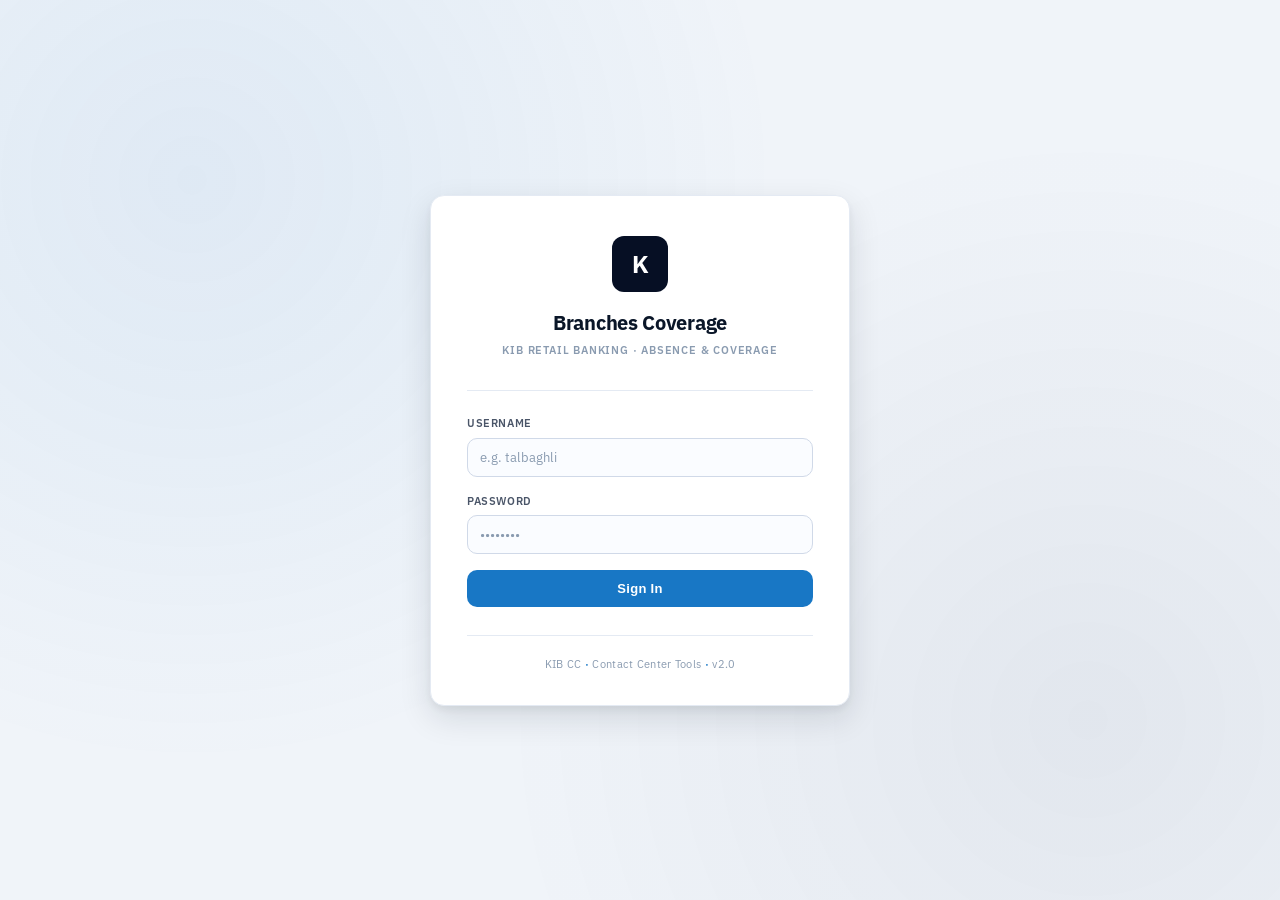
<file: branches/admin.html>
<!DOCTYPE html>
<html lang="en">
<head>
<meta charset="UTF-8">
<meta name="viewport" content="width=device-width, initial-scale=1.0">
<title>KIB Branches — Admin Console</title>
<link rel="preconnect" href="https://fonts.googleapis.com">
<link rel="preconnect" href="https://fonts.gstatic.com" crossorigin>
<link href="https://fonts.googleapis.com/css2?family=IBM+Plex+Sans:wght@400;500;600;700&display=swap" rel="stylesheet">
<style>
:root {
  --navy: #060F24; --navy-2: #0D1B3E;
  --blue: #1877C5; --blue-dim: rgba(24,119,197,0.12); --blue-light: #E8F1FB;
  --green: #0EA472; --green-dim: #E6F7F2;
  --red: #E5383B; --red-dim: #FEE8E8;
  --amber: #F4A523; --amber-dim: #FEF5E7;
  --bg: #F0F4F9; --card: #FFFFFF;
  --border: #E4EAF3; --border-2: #D0D9E8;
  --t1: #0A1628; --t2: #4A5568; --t3: #8A9BB0;
  --sb: var(--navy); --sb-text: rgba(255,255,255,0.5);
  --sb-active-bg: rgba(24,119,197,0.18); --sb-active: #5BA8E8;
  --sb-width: 224px; --topbar-h: 52px;
  --font: 'IBM Plex Sans', system-ui, -apple-system, sans-serif;
  --r-sm: 6px; --r-md: 10px; --r-lg: 14px;
  --sh-sm: 0 1px 3px rgba(10,22,40,0.06), 0 1px 2px rgba(10,22,40,0.04);
  --sh-md: 0 4px 12px rgba(10,22,40,0.08), 0 1px 3px rgba(10,22,40,0.05);
  --sh-lg: 0 12px 32px rgba(10,22,40,0.12), 0 4px 8px rgba(10,22,40,0.06);
}
*, *::before, *::after { box-sizing: border-box; margin: 0; padding: 0; }
html { font-size: 13px; }
body { font-family: var(--font); background: var(--bg); color: var(--t1); line-height: 1.5; -webkit-font-smoothing: antialiased; }
button { font-family: var(--font); cursor: pointer; }
input, select, textarea { font-family: var(--font); }

.app-layout { display: flex; min-height: 100vh; }
.sidebar { width: var(--sb-width); background: var(--sb); display: flex; flex-direction: column; position: fixed; left: 0; top: 0; bottom: 0; z-index: 200; overflow-y: auto; transition: transform 0.25s ease; }
.sb-brand { padding: 20px 20px 16px; border-bottom: 1px solid rgba(255,255,255,0.08); display: flex; align-items: center; gap: 12px; }
.sb-logo { width: 36px; height: 36px; background: var(--red); border-radius: 8px; display: flex; align-items: center; justify-content: center; color: #fff; font-size: 16px; font-weight: 700; }
.sb-brand-text { flex: 1; min-width: 0; }
.sb-brand-title { color: #fff; font-size: 13px; font-weight: 700; letter-spacing: -0.2px; }
.sb-brand-sub { color: rgba(255,255,255,0.4); font-size: 10px; font-weight: 500; text-transform: uppercase; letter-spacing: 0.6px; margin-top: 2px; }
.sb-nav { padding: 12px 8px; flex: 1; }
.sb-section-label { padding: 8px 12px 6px; font-size: 9px; font-weight: 700; color: rgba(255,255,255,0.3); text-transform: uppercase; letter-spacing: 1px; }
.nav-item { width: 100%; display: flex; align-items: center; gap: 10px; padding: 8px 12px; border: none; background: transparent; color: var(--sb-text); font-size: 12.5px; font-weight: 500; border-radius: var(--r-sm); text-align: left; margin-bottom: 2px; transition: background 0.15s, color 0.15s; position: relative; text-decoration: none; }
.nav-item:hover { background: rgba(255,255,255,0.04); color: rgba(255,255,255,0.8); }
.nav-item.active { background: var(--sb-active-bg); color: var(--sb-active); }
.nav-item.active::before { content: ''; position: absolute; left: 0; top: 8px; bottom: 8px; width: 2.5px; background: var(--sb-active); border-radius: 0 2px 2px 0; }
.nav-icon { width: 16px; height: 16px; display: flex; align-items: center; justify-content: center; flex-shrink: 0; }

.sb-footer { padding: 12px 16px; border-top: 1px solid rgba(255,255,255,0.08); }
.sb-user { display: flex; align-items: center; gap: 10px; padding: 8px; border-radius: var(--r-sm); }
.sb-avatar { width: 30px; height: 30px; background: var(--red); color: #fff; border-radius: 50%; display: flex; align-items: center; justify-content: center; font-weight: 700; font-size: 11px; }
.sb-user-info { flex: 1; min-width: 0; }
.sb-user-name { color: #fff; font-size: 12px; font-weight: 600; }
.sb-user-role { color: rgba(255,255,255,0.4); font-size: 10px; font-weight: 500; text-transform: uppercase; letter-spacing: 0.4px; }
.sb-logout { background: transparent; border: 1px solid rgba(255,255,255,0.1); color: rgba(255,255,255,0.5); padding: 5px; border-radius: var(--r-sm); cursor: pointer; display: flex; align-items: center; justify-content: center; transition: all 0.15s; }
.sb-logout:hover { background: rgba(229,56,59,0.15); border-color: var(--red); color: var(--red); }

.main { flex: 1; margin-left: var(--sb-width); display: flex; flex-direction: column; min-height: 100vh; }
.top-bar { height: var(--topbar-h); background: var(--card); border-bottom: 1px solid var(--border); display: flex; align-items: center; gap: 16px; padding: 0 24px; position: sticky; top: 0; z-index: 50; }
.sb-toggle { display: none; background: transparent; border: none; color: var(--t2); padding: 6px; border-radius: var(--r-sm); }
.page-breadcrumb { font-size: 11px; color: var(--t3); font-weight: 500; text-transform: uppercase; letter-spacing: 0.6px; }
.page-breadcrumb strong { color: var(--t1); font-weight: 600; }
.top-spacer { flex: 1; }
.admin-chip { background: var(--red-dim); color: #991B1B; padding: 4px 10px; border-radius: 20px; font-size: 10px; font-weight: 700; text-transform: uppercase; letter-spacing: 0.5px; }
.top-action { background: transparent; border: 1px solid var(--border); color: var(--t2); padding: 6px 12px; border-radius: var(--r-md); font-size: 12px; font-weight: 500; display: flex; align-items: center; gap: 6px; text-decoration: none; font-family: var(--font); }
.top-action:hover { background: var(--bg); color: var(--t1); border-color: var(--border-2); }

.page-content { padding: 24px; flex: 1; max-width: 1600px; }
.page-header { display: flex; justify-content: space-between; align-items: end; flex-wrap: wrap; gap: 16px; margin-bottom: 20px; }
.page-title { font-size: 22px; font-weight: 700; color: var(--t1); letter-spacing: -0.5px; }
.page-sub { font-size: 12.5px; color: var(--t3); margin-top: 2px; }

.card { background: var(--card); border: 1px solid var(--border); border-radius: var(--r-lg); box-shadow: var(--sh-sm); margin-bottom: 16px; overflow: hidden; }
.card-head { padding: 14px 20px; border-bottom: 1px solid var(--border); display: flex; justify-content: space-between; align-items: center; gap: 12px; flex-wrap: wrap; }
.card-title { font-size: 14px; font-weight: 700; color: var(--t1); }
.card-sub { font-size: 11px; color: var(--t3); font-weight: 500; margin-top: 2px; }
.card-body { padding: 18px 20px; }

.btn { background: var(--blue); color: #fff; border: none; border-radius: var(--r-md); padding: 8px 16px; font-size: 12px; font-weight: 600; cursor: pointer; transition: background 0.15s, transform 0.1s; display: inline-flex; align-items: center; gap: 6px; }
.btn:hover:not(:disabled) { background: #1468B3; }
.btn:active:not(:disabled) { transform: translateY(1px); }
.btn:disabled { opacity: 0.55; cursor: not-allowed; }
.btn-sm { padding: 6px 12px; font-size: 11px; }
.btn-ghost { background: transparent; border: 1px solid var(--border-2); color: var(--t2); }
.btn-ghost:hover:not(:disabled) { background: var(--bg); color: var(--t1); }
.btn-danger { background: transparent; border: 1px solid rgba(229,56,59,0.3); color: var(--red); }
.btn-danger:hover:not(:disabled) { background: var(--red-dim); }

.table-wrap { overflow-x: auto; }
table { width: 100%; border-collapse: collapse; }
thead th { padding: 11px 16px; text-align: left; font-size: 10px; font-weight: 700; color: var(--t3); text-transform: uppercase; letter-spacing: 0.6px; background: #F8FAFC; border-bottom: 1px solid var(--border); white-space: nowrap; }
tbody tr { border-bottom: 1px solid var(--border); transition: background 0.15s; }
tbody tr:last-child { border-bottom: none; }
tbody tr:hover { background: #F8FAFC; }
tbody td { padding: 10px 16px; font-size: 13px; color: var(--t2); vertical-align: middle; }
tbody td input, tbody td select { width: 100%; padding: 5px 8px; font-size: 12px; border: 1px solid var(--border); border-radius: 4px; font-family: var(--font); background: #FAFCFF; }
tbody td input:focus, tbody td select:focus { outline: none; border-color: var(--blue); background: #fff; }
td.bold { font-weight: 600; color: var(--t1); }
td.muted { color: var(--t3); font-size: 12px; }

.badge { display: inline-flex; align-items: center; padding: 3px 10px; border-radius: 20px; font-size: 10px; font-weight: 700; text-transform: uppercase; letter-spacing: 0.3px; }
.b-active { background: var(--green-dim); color: #065F46; }
.b-inactive { background: #F1F5F9; color: #64748B; }
.b-blue { background: var(--blue-light); color: #1E40AF; }

.view { display: none; }
.view.active { display: block; animation: fadeIn 0.2s; }
@keyframes fadeIn { from { opacity: 0; transform: translateY(6px); } to { opacity: 1; transform: translateY(0); } }

.form-row { display: grid; grid-template-columns: 1fr 1fr; gap: 12px; margin-bottom: 12px; }
.form-group { display: flex; flex-direction: column; }
.form-label { font-size: 11px; font-weight: 600; color: var(--t2); text-transform: uppercase; letter-spacing: 0.6px; margin-bottom: 6px; }
.form-input, .form-select { padding: 9px 12px; border: 1.5px solid var(--border); border-radius: var(--r-md); font-size: 13px; background: #FAFCFF; color: var(--t1); outline: none; transition: border-color 0.15s, background 0.15s, box-shadow 0.15s; }
.form-input:focus, .form-select:focus { border-color: var(--blue); background: #fff; box-shadow: 0 0 0 3px var(--blue-dim); }

.config-row { display: grid; grid-template-columns: 220px 140px 1fr; gap: 12px; padding: 10px 12px; border: 1px solid var(--border); border-radius: var(--r-md); margin-bottom: 8px; align-items: center; background: #FAFCFF; }
.config-label { font-weight: 600; font-size: 12px; color: var(--t1); }
.config-value input { padding: 6px 10px; border: 1px solid var(--border-2); border-radius: var(--r-sm); font-size: 12px; background: #fff; width: 100%; }
.config-desc { font-size: 11px; color: var(--t3); }

.loading-wrap { padding: 40px; text-align: center; color: var(--t3); font-size: 13px; }
.spinner-sm { display: inline-block; width: 18px; height: 18px; border: 2px solid var(--border); border-top-color: var(--blue); border-radius: 50%; animation: spin 0.6s linear infinite; vertical-align: middle; margin-right: 8px; }
@keyframes spin { to { transform: rotate(360deg); } }
.empty { text-align: center; padding: 48px 20px; }
.empty-title { font-size: 15px; font-weight: 700; color: var(--t2); margin-bottom: 4px; }
.empty-sub { font-size: 12px; color: var(--t3); }

.toast { position: fixed; bottom: 24px; right: 24px; background: var(--navy-2); color: #fff; padding: 12px 16px; border-radius: var(--r-md); font-size: 12px; font-weight: 500; z-index: 400; box-shadow: var(--sh-lg); min-width: 260px; transform: translateX(120%); transition: transform 0.25s ease; border-left: 3px solid var(--blue); }
.toast.show { transform: translateX(0); }
.toast.success { border-left-color: var(--green); }
.toast.error { border-left-color: var(--red); }

#sbOverlay { display: none; position: fixed; inset: 0; background: rgba(0,0,0,0.4); z-index: 150; }
@media (max-width: 900px) {
  .sidebar { transform: translateX(-100%); }
  .sidebar.open { transform: translateX(0); box-shadow: 4px 0 24px rgba(0,0,0,0.35); }
  .sb-toggle { display: flex; }
  .main { margin-left: 0; }
  .page-content { padding: 16px; }
  .form-row { grid-template-columns: 1fr; }
}
</style>
</head>
<body>

<div class="app-layout">

  <aside class="sidebar" id="sidebar">
    <div class="sb-brand">
      <div class="sb-logo">A</div>
      <div class="sb-brand-text">
        <div class="sb-brand-title">Admin Console</div>
        <div class="sb-brand-sub">Branches Coverage</div>
      </div>
    </div>

    <nav class="sb-nav">
      <div class="sb-section-label">Administration</div>
      <button class="nav-item active" data-tab="staff" onclick="switchTab('staff')">
        <span class="nav-icon"><svg width="14" height="14" viewBox="0 0 24 24" fill="none" stroke="currentColor" stroke-width="2"><path d="M17 21v-2a4 4 0 00-4-4H5a4 4 0 00-4 4v2"/><circle cx="9" cy="7" r="4"/><path d="M23 21v-2a4 4 0 00-3-3.87"/><path d="M16 3.13a4 4 0 010 7.75"/></svg></span>Staff
      </button>
      <button class="nav-item" data-tab="branches" onclick="switchTab('branches')">
        <span class="nav-icon"><svg width="14" height="14" viewBox="0 0 24 24" fill="none" stroke="currentColor" stroke-width="2"><path d="M3 21h18"/><path d="M5 21V7l8-4v18"/><path d="M19 21V11l-6-4"/></svg></span>Branches
      </button>
      <button class="nav-item" data-tab="users" onclick="switchTab('users')">
        <span class="nav-icon"><svg width="14" height="14" viewBox="0 0 24 24" fill="none" stroke="currentColor" stroke-width="2"><path d="M20 21v-2a4 4 0 00-4-4H8a4 4 0 00-4 4v2"/><circle cx="12" cy="7" r="4"/></svg></span>Users
      </button>
      <button class="nav-item" data-tab="config" onclick="switchTab('config')">
        <span class="nav-icon"><svg width="14" height="14" viewBox="0 0 24 24" fill="none" stroke="currentColor" stroke-width="2"><circle cx="12" cy="12" r="3"/><path d="M19.4 15a1.65 1.65 0 00.33 1.82l.06.06a2 2 0 010 2.83 2 2 0 01-2.83 0l-.06-.06a1.65 1.65 0 00-1.82-.33 1.65 1.65 0 00-1 1.51V21a2 2 0 01-2 2 2 2 0 01-2-2v-.09A1.65 1.65 0 009 19.4a1.65 1.65 0 00-1.82.33l-.06.06a2 2 0 01-2.83 0 2 2 0 010-2.83l.06-.06a1.65 1.65 0 00.33-1.82 1.65 1.65 0 00-1.51-1H3a2 2 0 01-2-2 2 2 0 012-2h.09A1.65 1.65 0 004.6 9a1.65 1.65 0 00-.33-1.82l-.06-.06a2 2 0 010-2.83 2 2 0 012.83 0l.06.06a1.65 1.65 0 001.82.33H9a1.65 1.65 0 001-1.51V3a2 2 0 012-2 2 2 0 012 2v.09a1.65 1.65 0 001 1.51 1.65 1.65 0 001.82-.33l.06-.06a2 2 0 012.83 0 2 2 0 010 2.83l-.06.06a1.65 1.65 0 00-.33 1.82V9a1.65 1.65 0 001.51 1H21a2 2 0 012 2 2 2 0 01-2 2h-.09a1.65 1.65 0 00-1.51 1z"/></svg></span>Fairness Config
      </button>
      <button class="nav-item" data-tab="audit" onclick="switchTab('audit')">
        <span class="nav-icon"><svg width="14" height="14" viewBox="0 0 24 24" fill="none" stroke="currentColor" stroke-width="2"><path d="M14 2H6a2 2 0 00-2 2v16a2 2 0 002 2h12a2 2 0 002-2V8z"/><polyline points="14 2 14 8 20 8"/><line x1="16" y1="13" x2="8" y2="13"/><line x1="16" y1="17" x2="8" y2="17"/></svg></span>Audit Log
      </button>

      <div class="sb-section-label" style="margin-top:12px;">Navigation</div>
      <a class="nav-item" href="app.html">
        <span class="nav-icon"><svg width="14" height="14" viewBox="0 0 24 24" fill="none" stroke="currentColor" stroke-width="2"><path d="M15 18l-6-6 6-6"/></svg></span>Back to App
      </a>
    </nav>

    <div class="sb-footer">
      <div class="sb-user">
        <div class="sb-avatar" id="userAvatar">?</div>
        <div class="sb-user-info">
          <div class="sb-user-name" id="userName">Loading...</div>
          <div class="sb-user-role" id="userRole">Admin</div>
        </div>
        <button class="sb-logout" onclick="doLogout()" title="Sign out">
          <svg width="14" height="14" viewBox="0 0 24 24" fill="none" stroke="currentColor" stroke-width="2"><path d="M9 21H5a2 2 0 01-2-2V5a2 2 0 012-2h4"/><polyline points="16 17 21 12 16 7"/><line x1="21" y1="12" x2="9" y2="12"/></svg>
        </button>
      </div>
    </div>
  </aside>

  <div id="sbOverlay" onclick="toggleSidebar()"></div>

  <main class="main">
    <div class="top-bar">
      <button class="sb-toggle" onclick="toggleSidebar()">
        <svg width="18" height="18" viewBox="0 0 24 24" fill="none" stroke="currentColor" stroke-width="2"><line x1="3" y1="6" x2="21" y2="6"/><line x1="3" y1="12" x2="21" y2="12"/><line x1="3" y1="18" x2="21" y2="18"/></svg>
      </button>
      <div class="page-breadcrumb">KIB Retail Banking · <strong id="crumbPage">Admin</strong></div>
      <span class="admin-chip">Admin</span>
      <div class="top-spacer"></div>
      <button class="top-action" onclick="refreshCurrent()">
        <svg width="12" height="12" viewBox="0 0 24 24" fill="none" stroke="currentColor" stroke-width="2.5"><polyline points="23 4 23 10 17 10"/><path d="M20.49 15a9 9 0 11-2.12-9.36L23 10"/></svg>
        Refresh
      </button>
    </div>

    <div class="page-content">

      <!-- STAFF -->
      <section class="view active" id="view-staff">
        <div class="page-header">
          <div>
            <div class="page-title">Staff Management</div>
            <div class="page-sub">Edit Tellers and Head Tellers</div>
          </div>
          <div style="display:flex; gap:8px;">
            <button class="btn btn-ghost btn-sm" onclick="addStaff()">+ Add Staff</button>
            <button class="btn btn-sm" onclick="saveStaff()">Save Changes</button>
          </div>
        </div>
        <div class="card">
          <div class="table-wrap">
            <table id="staffTable">
              <thead>
                <tr>
                  <th>RIM</th>
                  <th>Full Name</th>
                  <th>Gender</th>
                  <th>Branch</th>
                  <th>Role</th>
                  <th>Hire Date</th>
                  <th>Absent</th>
                  <th>Covered</th>
                  <th>On Leave</th>
                  <th>Status</th>
                  <th></th>
                </tr>
              </thead>
              <tbody id="staffBody">
                <tr><td colspan="11" class="loading-wrap"><span class="spinner-sm"></span>Loading…</td></tr>
              </tbody>
            </table>
          </div>
        </div>
      </section>

      <!-- BRANCHES -->
      <section class="view" id="view-branches">
        <div class="page-header">
          <div>
            <div class="page-title">Branch Targets</div>
            <div class="page-sub">Set staffing targets per branch</div>
          </div>
          <button class="btn btn-sm" onclick="saveBranches()">Save Targets</button>
        </div>
        <div class="card">
          <div class="table-wrap">
            <table id="branchTable">
              <thead>
                <tr>
                  <th>Branch ID</th>
                  <th>Branch Name</th>
                  <th>Area</th>
                  <th>Area Manager</th>
                  <th>Area Ops</th>
                  <th>Teller Target</th>
                  <th>HT Target</th>
                </tr>
              </thead>
              <tbody id="branchBody">
                <tr><td colspan="7" class="loading-wrap"><span class="spinner-sm"></span>Loading…</td></tr>
              </tbody>
            </table>
          </div>
        </div>
      </section>

      <!-- USERS -->
      <section class="view" id="view-users">
        <div class="page-header">
          <div>
            <div class="page-title">User Management</div>
            <div class="page-sub">Portal access and roles</div>
          </div>
          <div style="display:flex; gap:8px;">
            <button class="btn btn-ghost btn-sm" onclick="addUser()">+ Add User</button>
            <button class="btn btn-sm" onclick="saveUsers()">Save Changes</button>
          </div>
        </div>
        <div class="card">
          <div class="table-wrap">
            <table id="userTable">
              <thead>
                <tr>
                  <th>User ID</th>
                  <th>Full Name</th>
                  <th>Email</th>
                  <th>Role</th>
                  <th>Area</th>
                  <th>Status</th>
                  <th></th>
                </tr>
              </thead>
              <tbody id="userBody">
                <tr><td colspan="7" class="loading-wrap"><span class="spinner-sm"></span>Loading…</td></tr>
              </tbody>
            </table>
          </div>
        </div>
      </section>

      <!-- CONFIG -->
      <section class="view" id="view-config">
        <div class="page-header">
          <div>
            <div class="page-title">Fairness Configuration</div>
            <div class="page-sub">Tune how covers are ranked</div>
          </div>
          <button class="btn btn-sm" onclick="saveConfig()">Save Config</button>
        </div>
        <div class="card">
          <div class="card-body" id="configList">
            <div class="loading-wrap"><span class="spinner-sm"></span>Loading…</div>
          </div>
        </div>
      </section>

      <!-- AUDIT -->
      <section class="view" id="view-audit">
        <div class="page-header">
          <div>
            <div class="page-title">Audit Log</div>
            <div class="page-sub">Recent actions across the portal</div>
          </div>
        </div>
        <div class="card">
          <div class="table-wrap">
            <table>
              <thead>
                <tr>
                  <th>Timestamp</th>
                  <th>User</th>
                  <th>Role</th>
                  <th>Action</th>
                  <th>Entity</th>
                  <th>Details</th>
                </tr>
              </thead>
              <tbody id="auditBody">
                <tr><td colspan="6" class="loading-wrap"><span class="spinner-sm"></span>Loading…</td></tr>
              </tbody>
            </table>
          </div>
        </div>
      </section>

    </div>
  </main>
</div>

<div class="toast" id="toast"></div>

<script>
  const GAS_URL = 'https://script.google.com/macros/s/AKfycbzwsEYLm1mvl8dwodsptOZ0dgMLRNAmvrn5N4npf96vKR7eqC_dhJoPQDy-1Zf0CQq9/exec';
  const SESSION_KEY = 'branches_session';

  const session = localStorage.getItem(SESSION_KEY);
  if (!session) { window.location.href = 'index.html'; }
  const user = JSON.parse(session);
  if (user.role !== 'Admin') { alert('Admin access required'); window.location.href = 'app.html'; }

  let branchList = [];
  let currentTab = 'staff';

  function init() {
    document.getElementById('userName').textContent = user.name;
    document.getElementById('userAvatar').textContent = user.name.charAt(0).toUpperCase();
    loadStaff();
  }

  function switchTab(tab) {
    currentTab = tab;
    document.querySelectorAll('.nav-item[data-tab]').forEach(n => n.classList.toggle('active', n.dataset.tab === tab));
    document.querySelectorAll('.view').forEach(v => v.classList.remove('active'));
    document.getElementById('view-' + tab).classList.add('active');
    const labels = { staff: 'Staff', branches: 'Branches', users: 'Users', config: 'Fairness Config', audit: 'Audit Log' };
    document.getElementById('crumbPage').textContent = labels[tab] || 'Admin';
    if (window.innerWidth <= 900) toggleSidebar(false);

    if (tab === 'staff') loadStaff();
    else if (tab === 'branches') loadBranches();
    else if (tab === 'users') loadUsers();
    else if (tab === 'config') loadConfig();
    else if (tab === 'audit') loadAudit();
  }

  function refreshCurrent() { switchTab(currentTab); }

  function toggleSidebar(force) {
    const sb = document.getElementById('sidebar');
    const ov = document.getElementById('sbOverlay');
    const open = force === undefined ? !sb.classList.contains('open') : force;
    sb.classList.toggle('open', open);
    ov.style.display = open ? 'block' : 'none';
  }

  async function callAPI(action, payload = {}) {
    const body = JSON.stringify({ action, user, ...payload });
    try {
      const res = await fetch(GAS_URL, { method: 'POST', body });
      const data = await res.json();
      return Array.isArray(data) ? data[0] : data;
    } catch (err) {
      toast('Connection error', 'error');
      return { ok: false, error: 'Connection error' };
    }
  }

  // ==================== STAFF ====================
  async function loadStaff() {
    if (branchList.length === 0) {
      const br = await callAPI('getBranches');
      if (br.ok) branchList = br.data;
    }
    const body = document.getElementById('staffBody');
    body.innerHTML = '<tr><td colspan="11" class="loading-wrap"><span class="spinner-sm"></span>Loading…</td></tr>';
    const res = await callAPI('adminGetStaff');
    if (!res.ok) { body.innerHTML = '<tr><td colspan="11" class="loading-wrap">Failed</td></tr>'; return; }
    renderStaff(res.data);
  }

  function renderStaff(data) {
    const body = document.getElementById('staffBody');
    if (data.length === 0) {
      body.innerHTML = '<tr><td colspan="11"><div class="empty"><div class="empty-title">No staff</div></div></td></tr>';
      return;
    }
    const branchOpts = branchList.map(b => `<option value="${b.id}">${b.name}</option>`).join('');
    body.innerHTML = data.map((s, i) => `
      <tr data-idx="${i}">
        <td><input value="${s.rim || ''}" class="f-rim"></td>
        <td><input value="${escapeAttr(s.name || '')}" class="f-name"></td>
        <td>
          <select class="f-gender">
            <option value="M" ${s.gender === 'M' ? 'selected' : ''}>M</option>
            <option value="F" ${s.gender === 'F' ? 'selected' : ''}>F</option>
          </select>
        </td>
        <td><select class="f-branch">${branchOpts.replace(`value="${s.branchId}"`, `value="${s.branchId}" selected`)}</select></td>
        <td>
          <select class="f-role">
            <option value="Teller" ${s.role === 'Teller' ? 'selected' : ''}>Teller</option>
            <option value="Head Teller" ${s.role === 'Head Teller' ? 'selected' : ''}>Head Teller</option>
          </select>
        </td>
        <td><input type="date" value="${s.hireDate || ''}" class="f-hire"></td>
        <td><input type="number" value="${s.timesAbsent || 0}" class="f-abs" style="max-width:60px;"></td>
        <td><input type="number" value="${s.timesCovered || 0}" class="f-cov" style="max-width:60px;"></td>
        <td>
          <select class="f-leave">
            <option value="No" ${s.onLeave !== 'Yes' ? 'selected' : ''}>No</option>
            <option value="Yes" ${s.onLeave === 'Yes' ? 'selected' : ''}>Yes</option>
          </select>
        </td>
        <td>
          <select class="f-status">
            <option value="Active" ${s.status !== 'Inactive' ? 'selected' : ''}>Active</option>
            <option value="Inactive" ${s.status === 'Inactive' ? 'selected' : ''}>Inactive</option>
          </select>
        </td>
        <td><button class="btn btn-danger btn-sm" onclick="this.closest('tr').remove()">×</button></td>
      </tr>
    `).join('');
  }

  function addStaff() {
    const tbody = document.getElementById('staffBody');
    const branchOpts = branchList.map(b => `<option value="${b.id}">${b.name}</option>`).join('');
    const idx = tbody.children.length;
    const tr = document.createElement('tr');
    tr.dataset.idx = idx;
    tr.innerHTML = `
      <td><input class="f-rim" placeholder="RIM"></td>
      <td><input class="f-name" placeholder="Full Name"></td>
      <td><select class="f-gender"><option value="M">M</option><option value="F">F</option></select></td>
      <td><select class="f-branch">${branchOpts}</select></td>
      <td><select class="f-role"><option value="Teller">Teller</option><option value="Head Teller">Head Teller</option></select></td>
      <td><input type="date" class="f-hire"></td>
      <td><input type="number" value="0" class="f-abs" style="max-width:60px;"></td>
      <td><input type="number" value="0" class="f-cov" style="max-width:60px;"></td>
      <td><select class="f-leave"><option value="No">No</option><option value="Yes">Yes</option></select></td>
      <td><select class="f-status"><option value="Active">Active</option><option value="Inactive">Inactive</option></select></td>
      <td><button class="btn btn-danger btn-sm" onclick="this.closest('tr').remove()">×</button></td>
    `;
    tbody.appendChild(tr);
  }

  async function saveStaff() {
    const rows = document.querySelectorAll('#staffBody tr');
    const staff = [];
    rows.forEach(r => {
      const rim = r.querySelector('.f-rim')?.value.trim();
      const name = r.querySelector('.f-name')?.value.trim();
      if (!rim || !name) return;
      staff.push({
        rim,
        name,
        gender: r.querySelector('.f-gender').value,
        branchId: r.querySelector('.f-branch').value,
        role: r.querySelector('.f-role').value,
        hireDate: r.querySelector('.f-hire').value,
        timesAbsent: Number(r.querySelector('.f-abs').value) || 0,
        timesCovered: Number(r.querySelector('.f-cov').value) || 0,
        onLeave: r.querySelector('.f-leave').value,
        status: r.querySelector('.f-status').value
      });
    });
    const res = await callAPI('adminSaveStaff', { staff });
    toast(res.ok ? `${staff.length} staff saved` : res.error, res.ok ? 'success' : 'error');
  }

  // ==================== BRANCHES ====================
  async function loadBranches() {
    const body = document.getElementById('branchBody');
    body.innerHTML = '<tr><td colspan="7" class="loading-wrap"><span class="spinner-sm"></span>Loading…</td></tr>';
    const res = await callAPI('getBranches');
    if (!res.ok) { body.innerHTML = '<tr><td colspan="7" class="loading-wrap">Failed</td></tr>'; return; }
    branchList = res.data;
    body.innerHTML = res.data.map(b => `
      <tr data-id="${b.id}">
        <td class="muted" style="font-family:'IBM Plex Mono',monospace; font-size:11px;">${b.id}</td>
        <td class="bold">${b.name}</td>
        <td><span class="badge b-blue">${b.area}</span></td>
        <td>${b.areaManager || '—'}</td>
        <td>${b.areaOps || '—'}</td>
        <td><input type="number" class="f-tt" value="${b.tellerTarget}" min="0" style="max-width:80px;"></td>
        <td><input type="number" class="f-ht" value="${b.htTarget}" min="0" style="max-width:80px;"></td>
      </tr>
    `).join('');
  }

  async function saveBranches() {
    const rows = document.querySelectorAll('#branchBody tr');
    const branches = [];
    rows.forEach(r => {
      branches.push({
        id: r.dataset.id,
        tellerTarget: Number(r.querySelector('.f-tt').value) || 0,
        htTarget: Number(r.querySelector('.f-ht').value) || 0
      });
    });
    const res = await callAPI('adminSaveBranches', { branches });
    toast(res.ok ? 'Branch targets saved' : res.error, res.ok ? 'success' : 'error');
  }

  // ==================== USERS ====================
  async function loadUsers() {
    const body = document.getElementById('userBody');
    body.innerHTML = '<tr><td colspan="7" class="loading-wrap"><span class="spinner-sm"></span>Loading…</td></tr>';
    const res = await callAPI('adminGetUsers');
    if (!res.ok) { body.innerHTML = '<tr><td colspan="7" class="loading-wrap">Failed</td></tr>'; return; }
    const roles = ['Admin', 'Head of Branches', 'Area Manager', 'Area Ops Manager'];
    const areas = ['All', 'Area 1', 'Area 2'];
    body.innerHTML = res.data.map(u => `
      <tr>
        <td><input value="${escapeAttr(u.id)}" class="f-uid" style="max-width:120px;"></td>
        <td><input value="${escapeAttr(u.name)}" class="f-uname"></td>
        <td><input value="${escapeAttr(u.email || '')}" class="f-uemail"></td>
        <td><select class="f-urole">${roles.map(r => `<option ${u.role === r ? 'selected' : ''}>${r}</option>`).join('')}</select></td>
        <td><select class="f-uarea">${areas.map(a => `<option ${u.area === a ? 'selected' : ''}>${a}</option>`).join('')}</select></td>
        <td><select class="f-ustatus"><option value="Active" ${u.status !== 'Inactive' ? 'selected' : ''}>Active</option><option value="Inactive" ${u.status === 'Inactive' ? 'selected' : ''}>Inactive</option></select></td>
        <td><button class="btn btn-danger btn-sm" onclick="this.closest('tr').remove()">×</button></td>
      </tr>
    `).join('');
  }

  function addUser() {
    const tbody = document.getElementById('userBody');
    const roles = ['Admin', 'Head of Branches', 'Area Manager', 'Area Ops Manager'];
    const areas = ['All', 'Area 1', 'Area 2'];
    const tr = document.createElement('tr');
    tr.innerHTML = `
      <td><input class="f-uid" placeholder="USR-..." style="max-width:120px;"></td>
      <td><input class="f-uname" placeholder="Full Name"></td>
      <td><input class="f-uemail" placeholder="email@kib.com.kw"></td>
      <td><select class="f-urole">${roles.map(r => `<option>${r}</option>`).join('')}</select></td>
      <td><select class="f-uarea">${areas.map(a => `<option>${a}</option>`).join('')}</select></td>
      <td><select class="f-ustatus"><option value="Active">Active</option><option value="Inactive">Inactive</option></select></td>
      <td><button class="btn btn-danger btn-sm" onclick="this.closest('tr').remove()">×</button></td>
    `;
    tbody.appendChild(tr);
  }

  async function saveUsers() {
    const rows = document.querySelectorAll('#userBody tr');
    const users = [];
    rows.forEach(r => {
      const id = r.querySelector('.f-uid')?.value.trim();
      const name = r.querySelector('.f-uname')?.value.trim();
      if (!id || !name) return;
      users.push({
        id,
        name,
        email: r.querySelector('.f-uemail').value.trim(),
        role: r.querySelector('.f-urole').value,
        area: r.querySelector('.f-uarea').value,
        status: r.querySelector('.f-ustatus').value
      });
    });
    const res = await callAPI('adminSaveUsers', { users });
    toast(res.ok ? `${users.length} users saved` : res.error, res.ok ? 'success' : 'error');
  }

  // ==================== CONFIG ====================
  async function loadConfig() {
    const list = document.getElementById('configList');
    list.innerHTML = '<div class="loading-wrap"><span class="spinner-sm"></span>Loading…</div>';
    const res = await callAPI('adminGetConfig');
    if (!res.ok) { list.innerHTML = '<div class="empty"><div class="empty-title">Failed</div></div>'; return; }
    list.innerHTML = res.data.map(c => `
      <div class="config-row" data-param="${c.parameter}">
        <div class="config-label">${c.parameter}</div>
        <div class="config-value"><input type="number" value="${c.value}" class="f-val"></div>
        <div class="config-desc">${escapeHtml(c.description || '')}</div>
      </div>
    `).join('');
  }

  async function saveConfig() {
    const rows = document.querySelectorAll('.config-row');
    const config = [];
    rows.forEach(r => {
      config.push({
        parameter: r.dataset.param,
        value: Number(r.querySelector('.f-val').value) || 0
      });
    });
    const res = await callAPI('adminSaveConfig', { config });
    toast(res.ok ? 'Config saved' : res.error, res.ok ? 'success' : 'error');
  }

  // ==================== AUDIT ====================
  async function loadAudit() {
    const body = document.getElementById('auditBody');
    body.innerHTML = '<tr><td colspan="6" class="loading-wrap"><span class="spinner-sm"></span>Loading…</td></tr>';
    const res = await callAPI('adminGetAudit');
    if (!res.ok) { body.innerHTML = '<tr><td colspan="6" class="loading-wrap">Failed</td></tr>'; return; }
    if (res.data.length === 0) {
      body.innerHTML = '<tr><td colspan="6"><div class="empty"><div class="empty-title">No activity yet</div></div></td></tr>';
      return;
    }
    body.innerHTML = res.data.map(a => `
      <tr>
        <td class="muted" style="white-space:nowrap; font-size:11px;">${a.timestamp}</td>
        <td class="bold">${escapeHtml(a.userName || '—')}</td>
        <td><span class="badge b-blue">${escapeHtml(a.role || '—')}</span></td>
        <td><strong>${escapeHtml(a.action || '')}</strong></td>
        <td class="muted">${escapeHtml(a.entityType || '')} ${a.entityId ? '· ' + escapeHtml(a.entityId) : ''}</td>
        <td class="muted" style="font-size:11.5px;">${escapeHtml(a.details || '')}</td>
      </tr>
    `).join('');
  }

  // ==================== Utils ====================
  function escapeHtml(s) { if (!s) return ''; return String(s).replace(/[&<>"']/g, m => ({'&':'&amp;','<':'&lt;','>':'&gt;','"':'&quot;',"'":'&#39;'}[m])); }
  function escapeAttr(s) { if (!s) return ''; return String(s).replace(/"/g, '&quot;'); }

  let toastTimer;
  function toast(msg, type = 'info') {
    const t = document.getElementById('toast');
    t.textContent = msg;
    t.className = 'toast show ' + type;
    clearTimeout(toastTimer);
    toastTimer = setTimeout(() => t.classList.remove('show'), 3500);
  }

  function doLogout() { localStorage.removeItem(SESSION_KEY); window.location.href = 'index.html'; }

  init();
</script>
</body>
</html>
</file>
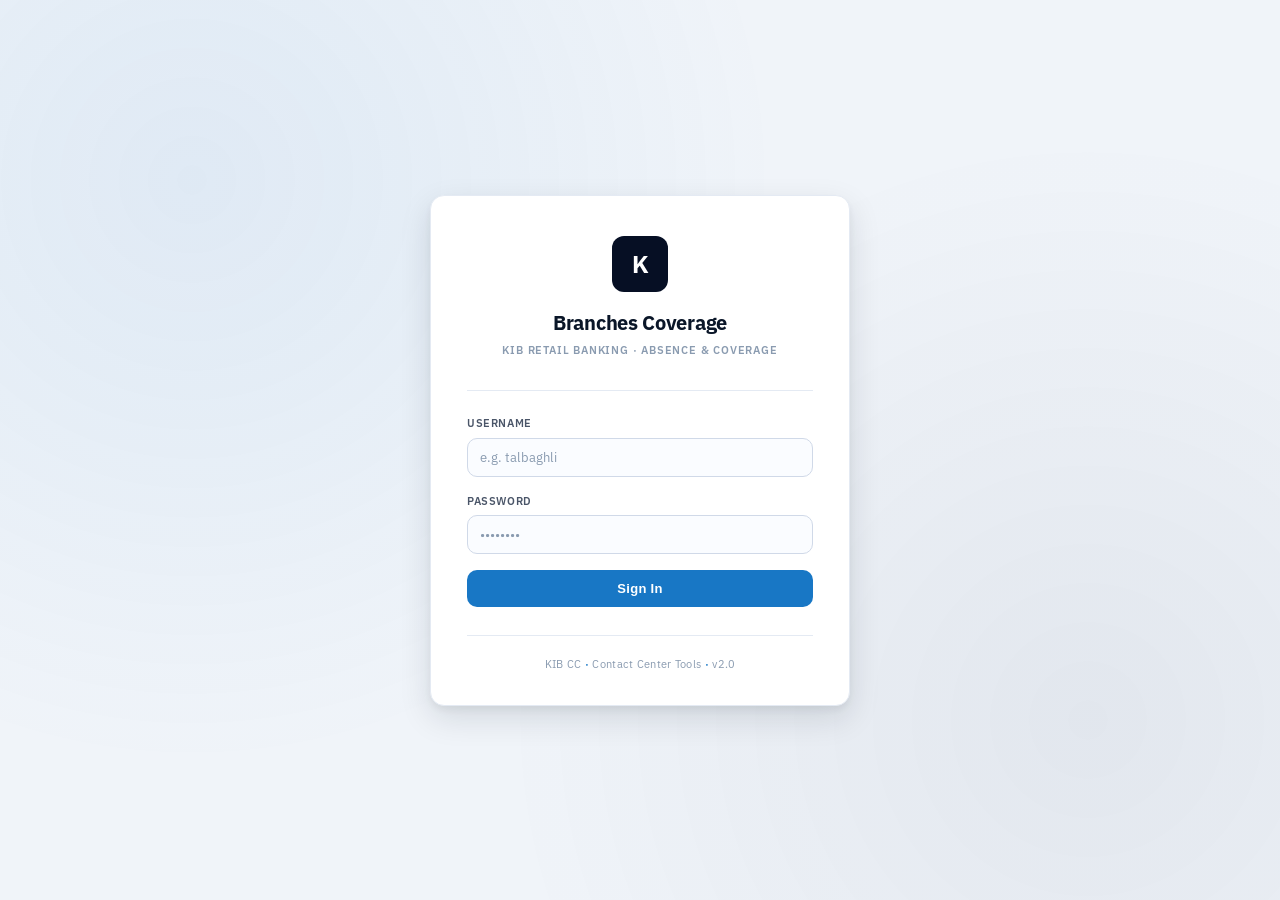
<file: branches/app.html>
<!DOCTYPE html>
<html lang="en">
<head>
<meta charset="UTF-8">
<meta name="viewport" content="width=device-width, initial-scale=1.0">
<title>KIB Branches — Coverage System</title>
<link rel="preconnect" href="https://fonts.googleapis.com">
<link rel="preconnect" href="https://fonts.gstatic.com" crossorigin>
<link href="https://fonts.googleapis.com/css2?family=IBM+Plex+Sans:wght@400;500;600;700&display=swap" rel="stylesheet">
<style>
:root {
  --navy: #060F24; --navy-2: #0D1B3E;
  --blue: #1877C5; --blue-dim: rgba(24,119,197,0.12); --blue-light: #E8F1FB;
  --green: #0EA472; --green-dim: #E6F7F2;
  --red: #E5383B; --red-dim: #FEE8E8;
  --amber: #F4A523; --amber-dim: #FEF5E7;
  --purple: #7B61FF; --purple-dim: #F0EEFF;
  --bg: #F0F4F9; --card: #FFFFFF; --card-hover: #FAFCFF;
  --border: #E4EAF3; --border-2: #D0D9E8;
  --t1: #0A1628; --t2: #4A5568; --t3: #8A9BB0; --t4: #B8C5D4;
  --sb: var(--navy); --sb-text: rgba(255,255,255,0.5);
  --sb-active-bg: rgba(24,119,197,0.18); --sb-active: #5BA8E8;
  --sb-width: 224px; --topbar-h: 52px;
  --font: 'IBM Plex Sans', system-ui, -apple-system, sans-serif;
  --r-sm: 6px; --r-md: 10px; --r-lg: 14px;
  --sh-sm: 0 1px 3px rgba(10,22,40,0.06), 0 1px 2px rgba(10,22,40,0.04);
  --sh-md: 0 4px 12px rgba(10,22,40,0.08), 0 1px 3px rgba(10,22,40,0.05);
  --sh-lg: 0 12px 32px rgba(10,22,40,0.12), 0 4px 8px rgba(10,22,40,0.06);
}
*, *::before, *::after { box-sizing: border-box; margin: 0; padding: 0; }
html { font-size: 13px; }
body { font-family: var(--font); background: var(--bg); color: var(--t1); line-height: 1.5; -webkit-font-smoothing: antialiased; }
button { font-family: var(--font); cursor: pointer; }
input, select, textarea { font-family: var(--font); }

.app-layout { display: flex; min-height: 100vh; }

.sidebar {
  width: var(--sb-width); background: var(--sb);
  display: flex; flex-direction: column;
  position: fixed; left: 0; top: 0; bottom: 0;
  z-index: 200; overflow-y: auto;
  transition: transform 0.25s ease;
}
.sb-brand {
  padding: 20px 20px 16px;
  border-bottom: 1px solid rgba(255,255,255,0.08);
  display: flex; align-items: center; gap: 12px;
}
.sb-logo {
  width: 36px; height: 36px; background: var(--blue);
  border-radius: 8px; display: flex; align-items: center; justify-content: center;
  color: #fff; font-size: 16px; font-weight: 700; letter-spacing: -0.5px;
}
.sb-brand-text { flex: 1; min-width: 0; }
.sb-brand-title { color: #fff; font-size: 13px; font-weight: 700; letter-spacing: -0.2px; white-space: nowrap; overflow: hidden; text-overflow: ellipsis; }
.sb-brand-sub { color: rgba(255,255,255,0.4); font-size: 10px; font-weight: 500; text-transform: uppercase; letter-spacing: 0.6px; margin-top: 2px; }

.sb-nav { padding: 12px 8px; flex: 1; }
.sb-section-label { padding: 8px 12px 6px; font-size: 9px; font-weight: 700; color: rgba(255,255,255,0.3); text-transform: uppercase; letter-spacing: 1px; }
.nav-item {
  width: 100%; display: flex; align-items: center; gap: 10px;
  padding: 8px 12px; border: none; background: transparent;
  color: var(--sb-text); font-size: 12.5px; font-weight: 500;
  border-radius: var(--r-sm); text-align: left; margin-bottom: 2px;
  transition: background 0.15s, color 0.15s; position: relative;
  text-decoration: none;
}
.nav-item:hover { background: rgba(255,255,255,0.04); color: rgba(255,255,255,0.8); }
.nav-item.active { background: var(--sb-active-bg); color: var(--sb-active); }
.nav-item.active::before { content: ''; position: absolute; left: 0; top: 8px; bottom: 8px; width: 2.5px; background: var(--sb-active); border-radius: 0 2px 2px 0; }
.nav-icon { width: 16px; height: 16px; display: flex; align-items: center; justify-content: center; flex-shrink: 0; }
.nav-badge { background: var(--red); color: #fff; font-size: 10px; font-weight: 700; padding: 1px 6px; border-radius: 10px; margin-left: auto; min-width: 18px; text-align: center; }

.sb-footer { padding: 12px 16px; border-top: 1px solid rgba(255,255,255,0.08); }
.sb-user { display: flex; align-items: center; gap: 10px; padding: 8px; border-radius: var(--r-sm); }
.sb-avatar { width: 30px; height: 30px; background: var(--blue); color: #fff; border-radius: 50%; display: flex; align-items: center; justify-content: center; font-weight: 700; font-size: 11px; flex-shrink: 0; }
.sb-user-info { flex: 1; min-width: 0; }
.sb-user-name { color: #fff; font-size: 12px; font-weight: 600; white-space: nowrap; overflow: hidden; text-overflow: ellipsis; }
.sb-user-role { color: rgba(255,255,255,0.4); font-size: 10px; font-weight: 500; text-transform: uppercase; letter-spacing: 0.4px; }
.sb-logout { background: transparent; border: 1px solid rgba(255,255,255,0.1); color: rgba(255,255,255,0.5); padding: 5px; border-radius: var(--r-sm); cursor: pointer; display: flex; align-items: center; justify-content: center; transition: all 0.15s; }
.sb-logout:hover { background: rgba(229,56,59,0.15); border-color: var(--red); color: var(--red); }

.main { flex: 1; margin-left: var(--sb-width); display: flex; flex-direction: column; min-height: 100vh; }

.top-bar {
  height: var(--topbar-h); background: var(--card);
  border-bottom: 1px solid var(--border);
  display: flex; align-items: center; gap: 16px;
  padding: 0 24px; position: sticky; top: 0; z-index: 50;
}
.sb-toggle { display: none; background: transparent; border: none; color: var(--t2); padding: 6px; border-radius: var(--r-sm); cursor: pointer; }
.page-breadcrumb { font-size: 11px; color: var(--t3); font-weight: 500; text-transform: uppercase; letter-spacing: 0.6px; }
.page-breadcrumb strong { color: var(--t1); font-weight: 600; }
.top-spacer { flex: 1; }
.top-action {
  background: transparent; border: 1px solid var(--border); color: var(--t2);
  padding: 6px 12px; border-radius: var(--r-md);
  font-size: 12px; font-weight: 500;
  display: flex; align-items: center; gap: 6px;
  transition: all 0.15s; text-decoration: none; font-family: var(--font);
}
.top-action:hover { background: var(--bg); color: var(--t1); border-color: var(--border-2); }

.page-content { padding: 24px; flex: 1; max-width: 1600px; }
.page-header { display: flex; justify-content: space-between; align-items: end; flex-wrap: wrap; gap: 16px; margin-bottom: 20px; }
.page-title { font-size: 22px; font-weight: 700; color: var(--t1); letter-spacing: -0.5px; }
.page-sub { font-size: 12.5px; color: var(--t3); margin-top: 2px; }

.kpi-grid { display: grid; grid-template-columns: repeat(auto-fit, minmax(180px, 1fr)); gap: 14px; margin-bottom: 20px; }
.kpi-card {
  background: var(--card); border: 1px solid var(--border);
  border-radius: var(--r-lg); padding: 16px 18px;
  box-shadow: var(--sh-sm); position: relative; overflow: hidden;
}
.kpi-card::before { content: ''; position: absolute; top: 0; left: 0; right: 0; height: 3px; background: var(--blue); }
.kpi-card.red::before { background: var(--red); }
.kpi-card.green::before { background: var(--green); }
.kpi-card.amber::before { background: var(--amber); }
.kpi-card.purple::before { background: var(--purple); }
.kpi-label { font-size: 10px; font-weight: 700; color: var(--t3); text-transform: uppercase; letter-spacing: 0.7px; margin-bottom: 8px; }
.kpi-value { font-size: 28px; font-weight: 700; color: var(--t1); letter-spacing: -0.8px; line-height: 1.1; }
.kpi-sub { font-size: 11px; color: var(--t3); margin-top: 6px; font-weight: 500; }

.card { background: var(--card); border: 1px solid var(--border); border-radius: var(--r-lg); box-shadow: var(--sh-sm); margin-bottom: 16px; overflow: hidden; }
.card-head { padding: 14px 20px; border-bottom: 1px solid var(--border); display: flex; justify-content: space-between; align-items: center; gap: 12px; flex-wrap: wrap; }
.card-title { font-size: 14px; font-weight: 700; color: var(--t1); }
.card-sub { font-size: 11px; color: var(--t3); font-weight: 500; margin-top: 2px; }
.card-body { padding: 18px 20px; }

.form-row { display: grid; grid-template-columns: 1fr 1fr; gap: 12px; margin-bottom: 12px; }
.form-row-1 { margin-bottom: 12px; }
.form-group { display: flex; flex-direction: column; }
.form-label { font-size: 11px; font-weight: 600; color: var(--t2); text-transform: uppercase; letter-spacing: 0.6px; margin-bottom: 6px; }
.form-input, .form-select, .form-textarea {
  padding: 9px 12px; border: 1.5px solid var(--border);
  border-radius: var(--r-md); font-size: 13px; font-family: var(--font);
  background: #FAFCFF; color: var(--t1); outline: none;
  transition: border-color 0.15s, background 0.15s, box-shadow 0.15s;
}
.form-input:focus, .form-select:focus, .form-textarea:focus { border-color: var(--blue); background: #fff; box-shadow: 0 0 0 3px var(--blue-dim); }
.form-textarea { min-height: 70px; resize: vertical; }

.btn {
  background: var(--blue); color: #fff; border: none;
  border-radius: var(--r-md); padding: 8px 16px;
  font-size: 12px; font-weight: 600; letter-spacing: 0.2px;
  cursor: pointer; transition: background 0.15s, transform 0.1s;
  display: inline-flex; align-items: center; gap: 6px;
}
.btn:hover:not(:disabled) { background: #1468B3; }
.btn:active:not(:disabled) { transform: translateY(1px); }
.btn:disabled { opacity: 0.55; cursor: not-allowed; }
.btn-ghost { background: transparent; border: 1px solid var(--border-2); color: var(--t2); }
.btn-ghost:hover:not(:disabled) { background: var(--bg); color: var(--t1); }
.btn-danger { background: transparent; border: 1px solid rgba(229,56,59,0.3); color: var(--red); }
.btn-danger:hover:not(:disabled) { background: var(--red-dim); }
.btn-sm { padding: 6px 12px; font-size: 11px; }
.btn-row { display: flex; gap: 8px; justify-content: flex-end; }

.table-wrap { overflow-x: auto; }
table { width: 100%; border-collapse: collapse; }
thead th { padding: 11px 16px; text-align: left; font-size: 10px; font-weight: 700; color: var(--t3); text-transform: uppercase; letter-spacing: 0.6px; background: #F8FAFC; border-bottom: 1px solid var(--border); white-space: nowrap; }
tbody tr { border-bottom: 1px solid var(--border); transition: background 0.15s; }
tbody tr:last-child { border-bottom: none; }
tbody tr:hover { background: #F8FAFC; }
tbody td { padding: 12px 16px; font-size: 13px; color: var(--t2); vertical-align: middle; }
td.bold { font-weight: 600; color: var(--t1); }
td.muted { color: var(--t3); font-size: 12px; }

.rank-cell { font-size: 16px; font-weight: 700; color: var(--blue); text-align: center; width: 40px; }
.rank-cell.r1 { color: var(--amber); }
.rank-cell.r2 { color: #78828F; }
.rank-cell.r3 { color: #B8763A; }

.badge { display: inline-flex; align-items: center; padding: 3px 10px; border-radius: 20px; font-size: 10px; font-weight: 700; white-space: nowrap; text-transform: uppercase; letter-spacing: 0.3px; }
.b-ok { background: var(--green-dim); color: #065F46; }
.b-under { background: var(--red-dim); color: #991B1B; }
.b-over { background: var(--amber-dim); color: #92400E; }
.b-warn { background: var(--amber-dim); color: #92400E; }
.b-info { background: var(--blue-light); color: #1E40AF; }
.b-blue { background: var(--blue-light); color: #1E40AF; }
.b-muted { background: #F1F5F9; color: #64748B; }
.b-pending { background: var(--amber-dim); color: #92400E; }
.b-covered { background: var(--green-dim); color: #065F46; }
.b-cancelled { background: #F1F5F9; color: #64748B; }
.b-purple { background: var(--purple-dim); color: #5B21B6; }

.view { display: none; }
.view.active { display: block; animation: fadeIn 0.2s; }
@keyframes fadeIn { from { opacity: 0; transform: translateY(6px); } to { opacity: 1; transform: translateY(0); } }

.branch-grid { display: grid; grid-template-columns: repeat(auto-fill, minmax(260px, 1fr)); gap: 12px; }
.branch-tile {
  background: #FAFCFF; border: 1px solid var(--border);
  border-left: 3px solid var(--blue); border-radius: var(--r-md);
  padding: 12px 14px;
}
.branch-tile.under { border-left-color: var(--red); background: #FFF8F8; }
.branch-tile.over { border-left-color: var(--amber); background: #FFFDF6; }
.branch-tile.ok { border-left-color: var(--green); background: #F6FDFB; }
.branch-name { font-size: 13px; font-weight: 700; color: var(--t1); margin-bottom: 3px; }
.branch-meta { font-size: 10px; color: var(--t3); text-transform: uppercase; letter-spacing: 0.5px; margin-bottom: 10px; font-weight: 600; }
.branch-stats { display: flex; flex-direction: column; gap: 6px; font-size: 12px; }
.branch-stats-row { display: flex; justify-content: space-between; align-items: center; }
.branch-stats span { color: var(--t3); font-weight: 500; }
.branch-stats strong { color: var(--t1); font-weight: 700; }
.impact { font-size: 10px; color: var(--t3); font-weight: 600; }
.impact.negative { color: var(--red); }
.impact.positive { color: var(--green); }

/* Absence item card */
.abs-item {
  background: var(--card); border: 1px solid var(--border);
  border-radius: var(--r-lg); padding: 16px 20px;
  margin-bottom: 12px; display: flex; justify-content: space-between;
  align-items: start; gap: 16px; flex-wrap: wrap;
  box-shadow: var(--sh-sm); transition: box-shadow 0.15s;
}
.abs-item:hover { box-shadow: var(--sh-md); }
.abs-head { display: flex; align-items: center; gap: 10px; margin-bottom: 8px; flex-wrap: wrap; }
.abs-id { font-size: 11px; color: var(--t3); font-weight: 600; font-family: 'IBM Plex Mono', monospace; }
.abs-date { font-size: 11px; color: var(--t3); }
.abs-title { font-size: 15px; font-weight: 700; color: var(--t1); margin-bottom: 4px; letter-spacing: -0.2px; }
.abs-title .divider { color: var(--t3); margin: 0 8px; font-weight: 400; }
.abs-title .branch { color: var(--blue); }
.abs-meta-row { font-size: 12px; color: var(--t2); margin-bottom: 6px; }
.abs-meta-row strong { color: var(--t1); font-weight: 600; }
.abs-reason { font-size: 12.5px; color: var(--t2); max-width: 600px; line-height: 1.5; }
.abs-reason strong { color: var(--t1); font-weight: 600; }
.abs-dates { display: inline-flex; align-items: center; gap: 6px; background: var(--bg); padding: 3px 10px; border-radius: 6px; font-size: 11.5px; font-weight: 600; color: var(--t1); }

/* Candidate rows */
.candidate {
  padding: 12px 14px; background: #FAFCFF;
  border: 1.5px solid var(--border); border-radius: var(--r-md);
  display: grid; grid-template-columns: 32px 1fr auto auto;
  gap: 12px; align-items: center; margin-bottom: 8px;
  transition: all 0.15s; cursor: pointer;
}
.candidate:hover { background: #fff; border-color: var(--border-2); }
.candidate.selected { background: var(--blue-light); border-color: var(--blue); box-shadow: 0 0 0 2px var(--blue-dim); }
.cand-rank { font-size: 18px; font-weight: 700; color: var(--blue); text-align: center; }
.cand-rank.r1 { color: var(--amber); }
.cand-name { font-size: 13px; font-weight: 600; color: var(--t1); margin-bottom: 2px; }
.cand-meta { font-size: 11px; color: var(--t3); line-height: 1.4; }
.cand-score { font-size: 18px; font-weight: 700; color: var(--blue); text-align: right; }
.cand-score-label { font-size: 9px; color: var(--t3); text-transform: uppercase; letter-spacing: 0.6px; text-align: right; font-weight: 600; }

/* Modal */
.modal-overlay { position: fixed; inset: 0; background: rgba(10,22,40,0.5); backdrop-filter: blur(3px); display: none; align-items: center; justify-content: center; z-index: 300; padding: 20px; }
.modal-overlay.show { display: flex; }
.modal { background: var(--card); border-radius: var(--r-lg); width: 100%; max-width: 640px; max-height: 90vh; overflow-y: auto; box-shadow: var(--sh-lg); animation: modalIn 0.2s ease; }
@keyframes modalIn { from { opacity: 0; transform: scale(0.96); } to { opacity: 1; transform: scale(1); } }
.modal-head { padding: 16px 20px; border-bottom: 1px solid var(--border); display: flex; justify-content: space-between; align-items: center; }
.modal-title { font-size: 15px; font-weight: 700; color: var(--t1); }
.modal-close { background: none; border: none; color: var(--t3); font-size: 22px; line-height: 1; cursor: pointer; width: 28px; height: 28px; border-radius: var(--r-sm); display: flex; align-items: center; justify-content: center; }
.modal-close:hover { background: var(--bg); color: var(--t1); }
.modal-body { padding: 18px 20px; }
.modal-footer { padding: 14px 20px; border-top: 1px solid var(--border); display: flex; justify-content: flex-end; gap: 8px; }

.abs-summary { background: var(--bg); border: 1px solid var(--border); border-radius: var(--r-md); padding: 14px 16px; margin-bottom: 18px; }
.abs-summary-head { display: flex; justify-content: space-between; align-items: center; margin-bottom: 8px; }
.abs-summary-title { font-size: 14px; font-weight: 700; color: var(--t1); margin-bottom: 6px; }
.abs-summary-title .arr { color: var(--blue); margin: 0 6px; }
.abs-summary-meta { font-size: 11.5px; color: var(--t3); margin-bottom: 8px; }
.abs-summary-meta strong { color: var(--t2); font-weight: 600; }
.abs-summary-reason { font-size: 12px; color: var(--t2); line-height: 1.5; }

/* Loading / Empty */
.loading-wrap { padding: 40px; text-align: center; color: var(--t3); font-size: 13px; }
.spinner-sm { display: inline-block; width: 18px; height: 18px; border: 2px solid var(--border); border-top-color: var(--blue); border-radius: 50%; animation: spin 0.6s linear infinite; vertical-align: middle; margin-right: 8px; }
@keyframes spin { to { transform: rotate(360deg); } }
.empty { text-align: center; padding: 48px 20px; }
.empty-icon { font-size: 40px; margin-bottom: 10px; opacity: 0.5; }
.empty-title { font-size: 15px; font-weight: 700; color: var(--t2); margin-bottom: 4px; }
.empty-sub { font-size: 12px; color: var(--t3); }

/* Toast */
.toast { position: fixed; bottom: 24px; right: 24px; background: var(--navy-2); color: #fff; padding: 12px 16px; border-radius: var(--r-md); font-size: 12px; font-weight: 500; z-index: 400; box-shadow: var(--sh-lg); min-width: 260px; max-width: 360px; transform: translateX(120%); transition: transform 0.25s ease; border-left: 3px solid var(--blue); }
.toast.show { transform: translateX(0); }
.toast.success { border-left-color: var(--green); }
.toast.error { border-left-color: var(--red); }

.filter-row { display: flex; gap: 8px; flex-wrap: wrap; align-items: center; margin-bottom: 12px; }

/* Fairness bar */
.fair-bar-wrap { display: flex; align-items: center; gap: 10px; }
.fair-bar-track { flex: 1; height: 6px; background: var(--border); border-radius: 3px; overflow: hidden; min-width: 80px; max-width: 160px; }
.fair-bar-fill { height: 100%; background: var(--blue); border-radius: 3px; transition: width 0.4s; }
.fair-bar-fill.high { background: var(--amber); }
.fair-bar-fill.critical { background: var(--red); }

#sbOverlay { display: none; position: fixed; inset: 0; background: rgba(0,0,0,0.4); z-index: 150; }

@media (max-width: 900px) {
  .sidebar { transform: translateX(-100%); }
  .sidebar.open { transform: translateX(0); box-shadow: 4px 0 24px rgba(0,0,0,0.35); }
  .sb-toggle { display: flex; }
  .main { margin-left: 0; }
  .page-content { padding: 16px; }
  .form-row { grid-template-columns: 1fr; }
  .toast { right: 16px; left: 16px; min-width: 0; }
}
</style>
</head>
<body>

<div class="app-layout">

  <aside class="sidebar" id="sidebar">
    <div class="sb-brand">
      <div class="sb-logo">K</div>
      <div class="sb-brand-text">
        <div class="sb-brand-title">Branches</div>
        <div class="sb-brand-sub">Coverage System</div>
      </div>
    </div>

    <nav class="sb-nav" id="sbNav"></nav>

    <div class="sb-footer">
      <div class="sb-user">
        <div class="sb-avatar" id="userAvatar">?</div>
        <div class="sb-user-info">
          <div class="sb-user-name" id="userName">Loading...</div>
          <div class="sb-user-role" id="userRole"></div>
        </div>
        <button class="sb-logout" onclick="doLogout()" title="Sign out">
          <svg width="14" height="14" viewBox="0 0 24 24" fill="none" stroke="currentColor" stroke-width="2"><path d="M9 21H5a2 2 0 01-2-2V5a2 2 0 012-2h4"/><polyline points="16 17 21 12 16 7"/><line x1="21" y1="12" x2="9" y2="12"/></svg>
        </button>
      </div>
    </div>
  </aside>

  <div id="sbOverlay" onclick="toggleSidebar()"></div>

  <main class="main">
    <div class="top-bar">
      <button class="sb-toggle" onclick="toggleSidebar()">
        <svg width="18" height="18" viewBox="0 0 24 24" fill="none" stroke="currentColor" stroke-width="2"><line x1="3" y1="6" x2="21" y2="6"/><line x1="3" y1="12" x2="21" y2="12"/><line x1="3" y1="18" x2="21" y2="18"/></svg>
      </button>
      <div class="page-breadcrumb">KIB Retail Banking · <strong id="crumbPage">Dashboard</strong></div>
      <div class="top-spacer"></div>
      <button class="top-action" onclick="refreshCurrent()">
        <svg width="12" height="12" viewBox="0 0 24 24" fill="none" stroke="currentColor" stroke-width="2.5"><polyline points="23 4 23 10 17 10"/><path d="M20.49 15a9 9 0 11-2.12-9.36L23 10"/></svg>
        Refresh
      </button>
    </div>

    <div class="page-content">

      <!-- Dashboard -->
      <section class="view" id="view-dashboard">
        <div class="page-header">
          <div>
            <div class="page-title">Coverage Dashboard</div>
            <div class="page-sub">Live headcount including absences & active covers</div>
          </div>
        </div>

        <div class="kpi-grid" id="kpiGrid"></div>

        <div class="card">
          <div class="card-head">
            <div>
              <div class="card-title">Branch Coverage Today</div>
              <div class="card-sub">Home staff − Absent + Covering = Effective headcount</div>
            </div>
          </div>
          <div class="card-body">
            <div class="branch-grid" id="branchGrid"></div>
          </div>
        </div>
      </section>

      <!-- Report Absence (Area Manager) -->
      <section class="view" id="view-report">
        <div class="page-header">
          <div>
            <div class="page-title">Report Staff Absence</div>
            <div class="page-sub">Report an absent Teller or Head Teller to request coverage</div>
          </div>
        </div>

        <div class="card">
          <div class="card-body">
            <form id="reportForm" onsubmit="return submitAbsence(event)">
              <div class="form-row-1">
                <div class="form-group">
                  <label class="form-label" for="abs-staff">Absent Staff Member</label>
                  <select class="form-select" id="abs-staff" required onchange="showStaffInfo()">
                    <option value="">Loading staff list…</option>
                  </select>
                  <div id="staffInfo" style="font-size:11px; color:var(--t3); margin-top:6px; display:none;"></div>
                </div>
              </div>

              <div class="form-row">
                <div class="form-group">
                  <label class="form-label" for="abs-from">Absence From</label>
                  <input type="date" class="form-input" id="abs-from" required>
                </div>
                <div class="form-group">
                  <label class="form-label" for="abs-to">Absence To</label>
                  <input type="date" class="form-input" id="abs-to" required>
                </div>
              </div>

              <div class="form-row">
                <div class="form-group">
                  <label class="form-label" for="abs-reason">Reason</label>
                  <select class="form-select" id="abs-reason" required>
                    <option value="">Select reason…</option>
                    <option>Sick Leave</option>
                    <option>Annual Leave</option>
                    <option>Emergency Leave</option>
                    <option>Training</option>
                    <option>Maternity Leave</option>
                    <option>Hajj Leave</option>
                    <option>Other</option>
                  </select>
                </div>
                <div class="form-group">
                  <label class="form-label" for="abs-priority">Priority</label>
                  <select class="form-select" id="abs-priority">
                    <option value="Normal">Normal</option>
                    <option value="Urgent">Urgent</option>
                  </select>
                </div>
              </div>

              <div class="form-row-1">
                <div class="form-group">
                  <label class="form-label" for="abs-notes">Additional Notes (optional)</label>
                  <textarea class="form-textarea" id="abs-notes" placeholder="Any relevant details…"></textarea>
                </div>
              </div>

              <div class="btn-row">
                <button type="reset" class="btn btn-ghost">Clear</button>
                <button type="submit" class="btn" id="submitBtn">Report Absence</button>
              </div>
            </form>
          </div>
        </div>
      </section>

      <!-- Pending (Area Ops) -->
      <section class="view" id="view-pending">
        <div class="page-header">
          <div>
            <div class="page-title">Pending Coverage</div>
            <div class="page-sub">Absences awaiting cover assignment</div>
          </div>
        </div>
        <div id="pendingList"></div>
      </section>

      <!-- My Reports -->
      <section class="view" id="view-my-reports">
        <div class="page-header">
          <div>
            <div class="page-title">My Absence Reports</div>
            <div class="page-sub">Track absences you've reported</div>
          </div>
        </div>
        <div class="card">
          <div class="table-wrap">
            <table>
              <thead>
                <tr>
                  <th>ID</th>
                  <th>Reported</th>
                  <th>Absent Staff</th>
                  <th>Branch</th>
                  <th>Dates</th>
                  <th>Reason</th>
                  <th>Status</th>
                  <th>Covered By</th>
                </tr>
              </thead>
              <tbody id="myReportsBody">
                <tr><td colspan="8" class="loading-wrap"><span class="spinner-sm"></span>Loading…</td></tr>
              </tbody>
            </table>
          </div>
        </div>
      </section>

      <!-- Fairness Report -->
      <section class="view" id="view-fairness">
        <div class="page-header">
          <div>
            <div class="page-title">Fairness Distribution</div>
            <div class="page-sub">How evenly coverage is spread across staff</div>
          </div>
          <div class="filter-row">
            <select class="form-select" id="fairRoleFilter" onchange="loadFairness()" style="min-width:150px;">
              <option value="all">All Roles</option>
              <option value="Teller">Teller</option>
              <option value="Head Teller">Head Teller</option>
            </select>
          </div>
        </div>
        <div class="card">
          <div class="table-wrap">
            <table>
              <thead>
                <tr>
                  <th>RIM</th>
                  <th>Name</th>
                  <th>Role</th>
                  <th>Home Branch</th>
                  <th>Times Absent</th>
                  <th>Times Covered</th>
                  <th>Coverage Load</th>
                  <th>Last Cover</th>
                </tr>
              </thead>
              <tbody id="fairnessBody">
                <tr><td colspan="8" class="loading-wrap"><span class="spinner-sm"></span>Loading…</td></tr>
              </tbody>
            </table>
          </div>
        </div>
      </section>

      <!-- History -->
      <section class="view" id="view-history">
        <div class="page-header">
          <div>
            <div class="page-title">Coverage History</div>
            <div class="page-sub">All completed coverage assignments</div>
          </div>
        </div>
        <div class="card">
          <div class="table-wrap">
            <table>
              <thead>
                <tr>
                  <th>Dates</th>
                  <th>Days</th>
                  <th>Absent Staff</th>
                  <th>Covered By</th>
                  <th>Home → At Branch</th>
                  <th>Role</th>
                  <th>Selected By</th>
                </tr>
              </thead>
              <tbody id="historyBody">
                <tr><td colspan="7" class="loading-wrap"><span class="spinner-sm"></span>Loading…</td></tr>
              </tbody>
            </table>
          </div>
        </div>
      </section>

    </div>
  </main>
</div>

<!-- Review Modal -->
<div class="modal-overlay" id="reviewModal">
  <div class="modal">
    <div class="modal-head">
      <div class="modal-title">Assign Coverage</div>
      <button class="modal-close" onclick="closeModal()">&times;</button>
    </div>
    <div class="modal-body" id="reviewBody"></div>
    <div class="modal-footer">
      <button class="btn btn-danger btn-sm" onclick="cancelAbs()">Cancel Absence</button>
      <button class="btn btn-ghost btn-sm" onclick="closeModal()">Close</button>
      <button class="btn btn-sm" id="approveBtn" onclick="approveCoverage()" disabled>Assign Coverage</button>
    </div>
  </div>
</div>

<div class="toast" id="toast"></div>

<script>
  const GAS_URL = 'https://script.google.com/macros/s/AKfycbzwsEYLm1mvl8dwodsptOZ0dgMLRNAmvrn5N4npf96vKR7eqC_dhJoPQDy-1Zf0CQq9/exec';
  const SESSION_KEY = 'branches_session';

  const session = localStorage.getItem(SESSION_KEY);
  if (!session) { window.location.href = 'index.html'; }
  const user = JSON.parse(session);

  let staffList = [];
  let activeAbsence = null;
  let selectedCandidate = null;
  let currentTab = 'dashboard';

  const TABS_BY_ROLE = {
    'Admin':             ['dashboard', 'pending', 'fairness', 'history'],
    'Head of Branches':  ['dashboard', 'pending', 'fairness', 'history'],
    'Area Manager':      ['dashboard', 'report', 'my-reports', 'fairness'],
    'Area Ops Manager':  ['dashboard', 'pending', 'fairness', 'history']
  };

  const TAB_META = {
    'dashboard':   { label: 'Dashboard', icon: '<svg width="14" height="14" viewBox="0 0 24 24" fill="none" stroke="currentColor" stroke-width="2"><rect x="3" y="3" width="7" height="7"/><rect x="14" y="3" width="7" height="7"/><rect x="14" y="14" width="7" height="7"/><rect x="3" y="14" width="7" height="7"/></svg>' },
    'report':      { label: 'Report Absence', icon: '<svg width="14" height="14" viewBox="0 0 24 24" fill="none" stroke="currentColor" stroke-width="2"><path d="M21 11.5a8.38 8.38 0 01-.9 3.8 8.5 8.5 0 01-7.6 4.7 8.38 8.38 0 01-3.8-.9L3 21l1.9-5.7a8.38 8.38 0 01-.9-3.8 8.5 8.5 0 014.7-7.6 8.38 8.38 0 013.8-.9h.5a8.48 8.48 0 018 8v.5z"/></svg>' },
    'my-reports':  { label: 'My Reports', icon: '<svg width="14" height="14" viewBox="0 0 24 24" fill="none" stroke="currentColor" stroke-width="2"><path d="M14 2H6a2 2 0 00-2 2v16a2 2 0 002 2h12a2 2 0 002-2V8z"/><polyline points="14 2 14 8 20 8"/></svg>' },
    'pending':     { label: 'Pending Coverage', icon: '<svg width="14" height="14" viewBox="0 0 24 24" fill="none" stroke="currentColor" stroke-width="2"><circle cx="12" cy="12" r="10"/><polyline points="12 6 12 12 16 14"/></svg>' },
    'fairness':    { label: 'Fairness Report', icon: '<svg width="14" height="14" viewBox="0 0 24 24" fill="none" stroke="currentColor" stroke-width="2"><line x1="18" y1="20" x2="18" y2="10"/><line x1="12" y1="20" x2="12" y2="4"/><line x1="6" y1="20" x2="6" y2="14"/></svg>' },
    'history':     { label: 'Coverage History', icon: '<svg width="14" height="14" viewBox="0 0 24 24" fill="none" stroke="currentColor" stroke-width="2"><polyline points="1 4 1 10 7 10"/><path d="M3.51 15a9 9 0 102.13-9.36L1 10"/><polyline points="12 7 12 12 15 14"/></svg>' }
  };

  function init() {
    document.getElementById('userName').textContent = user.name;
    document.getElementById('userRole').textContent = user.role;
    document.getElementById('userAvatar').textContent = user.name.charAt(0).toUpperCase();

    const nav = document.getElementById('sbNav');
    const tabs = TABS_BY_ROLE[user.role] || ['dashboard'];
    let html = '<div class="sb-section-label">Menu</div>';
    tabs.forEach(tab => {
      const meta = TAB_META[tab];
      const badge = tab === 'pending' ? '<span class="nav-badge" id="pendingBadge" style="display:none">0</span>' : '';
      html += `<button class="nav-item" data-tab="${tab}" onclick="switchTab('${tab}')"><span class="nav-icon">${meta.icon}</span>${meta.label}${badge}</button>`;
    });
    if (user.role === 'Admin') {
      html += '<div class="sb-section-label" style="margin-top:12px;">System</div>';
      html += '<a class="nav-item" href="admin.html"><span class="nav-icon"><svg width="14" height="14" viewBox="0 0 24 24" fill="none" stroke="currentColor" stroke-width="2"><circle cx="12" cy="12" r="3"/><path d="M19.4 15a1.65 1.65 0 00.33 1.82l.06.06a2 2 0 010 2.83 2 2 0 01-2.83 0l-.06-.06a1.65 1.65 0 00-1.82-.33 1.65 1.65 0 00-1 1.51V21a2 2 0 01-2 2 2 2 0 01-2-2v-.09A1.65 1.65 0 009 19.4a1.65 1.65 0 00-1.82.33l-.06.06a2 2 0 01-2.83 0 2 2 0 010-2.83l.06-.06a1.65 1.65 0 00.33-1.82 1.65 1.65 0 00-1.51-1H3a2 2 0 01-2-2 2 2 0 012-2h.09A1.65 1.65 0 004.6 9a1.65 1.65 0 00-.33-1.82l-.06-.06a2 2 0 010-2.83 2 2 0 012.83 0l.06.06a1.65 1.65 0 001.82.33H9a1.65 1.65 0 001-1.51V3a2 2 0 012-2 2 2 0 012 2v.09a1.65 1.65 0 001 1.51 1.65 1.65 0 001.82-.33l.06-.06a2 2 0 012.83 0 2 2 0 010 2.83l-.06.06a1.65 1.65 0 00-.33 1.82V9a1.65 1.65 0 001.51 1H21a2 2 0 012 2 2 2 0 01-2 2h-.09a1.65 1.65 0 00-1.51 1z"/></svg></span>Admin Console</a>';
    }
    nav.innerHTML = html;

    switchTab(tabs[0]);
    loadStaffList();

    if (user.role === 'Area Ops Manager' || user.role === 'Admin' || user.role === 'Head of Branches') {
      checkPendingCount();
      setInterval(checkPendingCount, 60000);
    }
  }

  function switchTab(tab) {
    currentTab = tab;
    document.querySelectorAll('.nav-item[data-tab]').forEach(n => n.classList.toggle('active', n.dataset.tab === tab));
    document.querySelectorAll('.view').forEach(v => v.classList.remove('active'));
    const view = document.getElementById('view-' + tab);
    if (view) view.classList.add('active');
    document.getElementById('crumbPage').textContent = TAB_META[tab]?.label || 'Dashboard';
    if (window.innerWidth <= 900) toggleSidebar(false);

    if (tab === 'dashboard') loadDashboard();
    else if (tab === 'report') prepareReportForm();
    else if (tab === 'my-reports') loadMyReports();
    else if (tab === 'pending') loadPending();
    else if (tab === 'fairness') loadFairness();
    else if (tab === 'history') loadHistory();
  }

  function refreshCurrent() { switchTab(currentTab); }

  function toggleSidebar(force) {
    const sb = document.getElementById('sidebar');
    const ov = document.getElementById('sbOverlay');
    const open = force === undefined ? !sb.classList.contains('open') : force;
    sb.classList.toggle('open', open);
    ov.style.display = open ? 'block' : 'none';
  }

  async function callAPI(action, payload = {}) {
    const body = JSON.stringify({ action, user: { id: user.id, role: user.role, area: user.area, name: user.name }, ...payload });
    try {
      const res = await fetch(GAS_URL, { method: 'POST', body });
      const data = await res.json();
      return Array.isArray(data) ? data[0] : data;
    } catch (err) {
      toast('Connection error', 'error');
      return { ok: false, error: 'Connection error' };
    }
  }

  // ==================== Dashboard ====================
  async function loadDashboard() {
    const kpi = document.getElementById('kpiGrid');
    const grid = document.getElementById('branchGrid');
    kpi.innerHTML = '<div class="loading-wrap"><span class="spinner-sm"></span>Loading…</div>';
    grid.innerHTML = '';

    const res = await callAPI('getDashboard');
    if (!res.ok) { kpi.innerHTML = '<div class="empty"><div class="empty-title">Failed to load</div></div>'; return; }

    const d = res.data;
    const underCount = d.branches.filter(b => b.status === 'UNDER').length;
    const overCount = d.branches.filter(b => b.status === 'OVER').length;

    kpi.innerHTML = `
      <div class="kpi-card">
        <div class="kpi-label">Total Active Staff</div>
        <div class="kpi-value">${d.totalStaff}</div>
        <div class="kpi-sub">Tellers + Head Tellers</div>
      </div>
      <div class="kpi-card red">
        <div class="kpi-label">Absent Today</div>
        <div class="kpi-value">${d.absentToday}</div>
        <div class="kpi-sub">currently off</div>
      </div>
      <div class="kpi-card amber">
        <div class="kpi-label">Pending Coverage</div>
        <div class="kpi-value">${d.pendingAbsences}</div>
        <div class="kpi-sub">awaiting assignment</div>
      </div>
      <div class="kpi-card ${underCount > 0 ? 'red' : 'green'}">
        <div class="kpi-label">Branches Under</div>
        <div class="kpi-value">${underCount}</div>
        <div class="kpi-sub">${underCount === 0 ? 'all covered' : 'below target today'}</div>
      </div>
      <div class="kpi-card purple">
        <div class="kpi-label">Covers (30 days)</div>
        <div class="kpi-value">${d.recentCovers}</div>
        <div class="kpi-sub">completed coverages</div>
      </div>
      <div class="kpi-card ${overCount > 0 ? 'amber' : ''}">
        <div class="kpi-label">Branches Over</div>
        <div class="kpi-value">${overCount}</div>
        <div class="kpi-sub">surplus available</div>
      </div>
    `;

    grid.innerHTML = d.branches.map(b => {
      const tellerEff = b.tellerActual, htEff = b.htActual;
      const absenceImpact = (b.tellerAbsent + b.htAbsent) > 0 ? `<div class="impact negative">−${b.tellerAbsent + b.htAbsent} absent</div>` : '';
      const coverImpact = (b.tellerCovering + b.htCovering) > 0 ? `<div class="impact positive">+${b.tellerCovering + b.htCovering} covering</div>` : '';
      return `
        <div class="branch-tile ${b.status.toLowerCase()}">
          <div class="branch-name">${b.name}</div>
          <div class="branch-meta">${b.area} · ${b.status}</div>
          <div class="branch-stats">
            <div class="branch-stats-row">
              <span>Tellers</span>
              <span><strong>${tellerEff}/${b.tellerTarget}</strong></span>
            </div>
            <div class="branch-stats-row">
              <span>Head Tellers</span>
              <span><strong>${htEff}/${b.htTarget}</strong></span>
            </div>
            ${absenceImpact || coverImpact ? '<div class="branch-stats-row">' + absenceImpact + coverImpact + '</div>' : ''}
          </div>
        </div>
      `;
    }).join('');
  }

  // ==================== Report Absence ====================
  async function loadStaffList() {
    const res = await callAPI('getStaffList');
    if (res.ok) {
      staffList = res.data;
      const sel = document.getElementById('abs-staff');
      if (sel) {
        // Group by branch
        const byBranch = {};
        staffList.forEach(s => {
          if (!byBranch[s.branchName]) byBranch[s.branchName] = [];
          byBranch[s.branchName].push(s);
        });
        let html = '<option value="">Select staff member…</option>';
        Object.keys(byBranch).sort().forEach(branch => {
          html += `<optgroup label="${branch}">`;
          byBranch[branch].forEach(s => {
            html += `<option value="${s.rim}" data-role="${s.role}" data-branch="${s.branchName}">${s.name} (${s.role})</option>`;
          });
          html += `</optgroup>`;
        });
        sel.innerHTML = html;
      }
    }
  }

  function prepareReportForm() {
    if (staffList.length === 0) loadStaffList();
    // Default dates to today
    const today = new Date().toISOString().split('T')[0];
    const fromInput = document.getElementById('abs-from');
    const toInput = document.getElementById('abs-to');
    if (fromInput && !fromInput.value) fromInput.value = today;
    if (toInput && !toInput.value) toInput.value = today;
  }

  function showStaffInfo() {
    const sel = document.getElementById('abs-staff');
    const opt = sel.options[sel.selectedIndex];
    const info = document.getElementById('staffInfo');
    if (opt && opt.value) {
      info.innerHTML = `<strong style="color:var(--t2);">Role:</strong> ${opt.dataset.role} · <strong style="color:var(--t2);">Branch:</strong> ${opt.dataset.branch}`;
      info.style.display = 'block';
    } else {
      info.style.display = 'none';
    }
  }

  async function submitAbsence(e) {
    e.preventDefault();
    const btn = document.getElementById('submitBtn');
    btn.disabled = true; btn.textContent = 'Submitting…';

    const payload = {
      absentStaffRim: document.getElementById('abs-staff').value,
      fromDate: document.getElementById('abs-from').value,
      toDate: document.getElementById('abs-to').value,
      reason: document.getElementById('abs-reason').value,
      priority: document.getElementById('abs-priority').value,
      notes: document.getElementById('abs-notes').value.trim()
    };

    const res = await callAPI('reportAbsence', payload);
    btn.disabled = false; btn.textContent = 'Report Absence';

    if (res.ok) {
      toast('Absence reported · ' + res.absenceId, 'success');
      document.getElementById('reportForm').reset();
      document.getElementById('staffInfo').style.display = 'none';
      setTimeout(() => switchTab('my-reports'), 700);
    } else {
      toast(res.error || 'Failed to submit', 'error');
    }
    return false;
  }

  // ==================== My Reports ====================
  async function loadMyReports() {
    const body = document.getElementById('myReportsBody');
    body.innerHTML = '<tr><td colspan="8" class="loading-wrap"><span class="spinner-sm"></span>Loading…</td></tr>';
    const res = await callAPI('getMyAbsences');
    if (!res.ok) { body.innerHTML = '<tr><td colspan="8" class="loading-wrap">Failed</td></tr>'; return; }
    if (res.data.length === 0) {
      body.innerHTML = '<tr><td colspan="8"><div class="empty"><div class="empty-icon">📋</div><div class="empty-title">No absences reported</div><div class="empty-sub">Your reported absences will appear here.</div></div></td></tr>';
      return;
    }
    body.innerHTML = res.data.map(r => `
      <tr>
        <td class="muted" style="font-family:'IBM Plex Mono',monospace; font-size:11px;">${r.id}</td>
        <td class="muted">${formatDate(r.reportDate)}</td>
        <td class="bold">${r.absentName}</td>
        <td>${r.branchName}</td>
        <td class="muted" style="white-space:nowrap;">${formatDate(r.fromDate)} → ${formatDate(r.toDate)} <span style="color:var(--t3);">(${r.days}d)</span></td>
        <td>${r.reason || '—'}</td>
        <td>${renderStatus(r.status)}</td>
        <td>${r.coverName || '<span class="muted">—</span>'}</td>
      </tr>
    `).join('');
  }

  // ==================== Pending (Area Ops) ====================
  async function checkPendingCount() {
    const res = await callAPI('getPendingCount');
    const badge = document.getElementById('pendingBadge');
    if (!badge) return;
    if (res.ok && res.count > 0) {
      badge.textContent = res.count;
      badge.style.display = 'inline-flex';
    } else {
      badge.style.display = 'none';
    }
  }

  async function loadPending() {
    const list = document.getElementById('pendingList');
    list.innerHTML = '<div class="card"><div class="loading-wrap"><span class="spinner-sm"></span>Loading pending absences…</div></div>';
    const res = await callAPI('getPendingAbsences');
    if (!res.ok) { list.innerHTML = '<div class="card"><div class="empty"><div class="empty-title">Failed to load</div></div></div>'; return; }
    if (res.data.length === 0) {
      list.innerHTML = '<div class="card"><div class="empty"><div class="empty-icon">✓</div><div class="empty-title">All caught up</div><div class="empty-sub">No absences awaiting coverage.</div></div></div>';
      return;
    }
    list.innerHTML = res.data.map(a => `
      <div class="abs-item">
        <div style="flex:1; min-width:280px;">
          <div class="abs-head">
            <span class="badge b-blue">${a.role}</span>
            ${a.priority === 'Urgent' ? '<span class="badge b-under">Urgent</span>' : ''}
            <span class="abs-id">${a.id}</span>
            <span class="abs-date">· reported ${formatDate(a.reportDate)}</span>
          </div>
          <div class="abs-title"><strong>${a.absentName}</strong><span class="divider">at</span><span class="branch">${a.branchName}</span></div>
          <div class="abs-meta-row">
            <span class="abs-dates">${formatDate(a.fromDate)} → ${formatDate(a.toDate)} · ${a.days} day${a.days > 1 ? 's' : ''}</span>
          </div>
          <div class="abs-reason"><strong>Reason:</strong> ${escapeHtml(a.reason)} · Reported by ${escapeHtml(a.reporterName)}</div>
        </div>
        <button class="btn" onclick="openReview('${a.id}')">Select Cover</button>
      </div>
    `).join('');
  }

  async function openReview(absenceId) {
    const res = await callAPI('getAbsenceWithQueue', { absenceId });
    if (!res.ok) { toast(res.error || 'Failed to load', 'error'); return; }
    activeAbsence = res.data;
    selectedCandidate = null;

    const a = activeAbsence.absence;
    const q = activeAbsence.queue;
    const body = document.getElementById('reviewBody');

    body.innerHTML = `
      <div class="abs-summary">
        <div class="abs-summary-head">
          <span class="badge b-blue">${a.role}</span>
          <span class="abs-id">${a.id}</span>
        </div>
        <div class="abs-summary-title"><strong>${a.absentName}</strong><span class="arr">absent at</span>${a.branchName}</div>
        <div class="abs-summary-meta">
          <strong>Dates:</strong> ${formatDate(a.fromDate)} → ${formatDate(a.toDate)} (${a.days} day${a.days > 1 ? 's' : ''}) ·
          <strong>Reason:</strong> ${escapeHtml(a.reason)}
        </div>
        <div class="abs-summary-meta">
          <strong>Reported by:</strong> ${escapeHtml(a.reporterName)}
        </div>
      </div>

      <div class="form-label" style="margin-bottom:10px;">Top ${q.length} cover candidates — ranked by fairness (who has covered least)</div>

      ${q.length === 0 ? '<div class="empty"><div class="empty-title">No eligible covers</div><div class="empty-sub">No active ' + a.role + 's available.</div></div>' :
        q.map((c, i) => `
          <div class="candidate" data-rim="${c.rim}" onclick="selectCandidate('${c.rim}', this)">
            <div class="cand-rank ${i === 0 ? 'r1' : ''}">${i + 1}</div>
            <div>
              <div class="cand-name">${c.name} <span style="font-size:10px; color:var(--t3); font-weight:500;">· ${c.role}</span></div>
              <div class="cand-meta">${c.homeBranchName} · covered ${c.timesCovered}× · absent ${c.timesAbsent}× ${c.lastCoverDate ? '· last cover ' + formatDate(c.lastCoverDate) : '· never covered'}</div>
            </div>
            <div>
              <div class="cand-score">${c.fairnessScore}</div>
              <div class="cand-score-label">Score</div>
            </div>
            <div style="display:flex; flex-direction:column; gap:3px; align-items:flex-end;">
              ${c.sameRole ? '<span class="badge b-covered">Same role</span>' : '<span class="badge b-warn">Cross role</span>'}
              ${c.sameArea ? '<span class="badge b-blue">Same area</span>' : '<span class="badge b-muted">Cross area</span>'}
            </div>
          </div>
        `).join('')
      }
    `;

    document.getElementById('reviewModal').classList.add('show');
  }

  function selectCandidate(rim, el) {
    selectedCandidate = rim;
    document.querySelectorAll('.candidate').forEach(r => r.classList.remove('selected'));
    el.classList.add('selected');
    document.getElementById('approveBtn').disabled = false;
  }

  async function approveCoverage() {
    if (!selectedCandidate) return;
    const candidate = activeAbsence.queue.find(c => c.rim === selectedCandidate);
    const btn = document.getElementById('approveBtn');
    btn.disabled = true; btn.textContent = 'Assigning…';

    const res = await callAPI('approveCoverage', {
      absenceId: activeAbsence.absence.id,
      coverRim: selectedCandidate
    });
    btn.disabled = false; btn.textContent = 'Assign Coverage';

    if (res.ok) {
      toast(candidate.name + ' will cover ' + activeAbsence.absence.absentName + ' at ' + activeAbsence.absence.branchName, 'success');
      closeModal(); loadPending(); checkPendingCount();
    } else {
      toast(res.error || 'Failed to assign', 'error');
    }
  }

  async function cancelAbs() {
    if (!activeAbsence) return;
    const reason = prompt('Reason for cancelling the absence?');
    if (!reason) return;
    const res = await callAPI('cancelAbsence', { absenceId: activeAbsence.absence.id, reason });
    if (res.ok) {
      toast('Absence cancelled', 'success');
      closeModal(); loadPending(); checkPendingCount();
    } else {
      toast(res.error || 'Failed to cancel', 'error');
    }
  }

  function closeModal() {
    document.getElementById('reviewModal').classList.remove('show');
    activeAbsence = null;
    selectedCandidate = null;
  }

  // ==================== Fairness ====================
  async function loadFairness() {
    const body = document.getElementById('fairnessBody');
    const role = document.getElementById('fairRoleFilter').value;
    body.innerHTML = '<tr><td colspan="8" class="loading-wrap"><span class="spinner-sm"></span>Loading…</td></tr>';
    const res = await callAPI('getFairnessReport');
    if (!res.ok) { body.innerHTML = '<tr><td colspan="8" class="loading-wrap">Failed</td></tr>'; return; }

    let data = res.data;
    if (role !== 'all') data = data.filter(d => d.role === role);

    if (data.length === 0) {
      body.innerHTML = '<tr><td colspan="8"><div class="empty"><div class="empty-title">No data</div></div></td></tr>';
      return;
    }

    const maxCovers = Math.max(...data.map(d => d.timesCovered), 1);

    body.innerHTML = data.map(r => {
      const pct = Math.round((r.timesCovered / maxCovers) * 100);
      const cls = pct > 70 ? 'critical' : pct > 40 ? 'high' : '';
      return `
        <tr>
          <td class="muted" style="font-family:'IBM Plex Mono',monospace; font-size:11px;">${r.rim}</td>
          <td class="bold">${r.name}</td>
          <td><span class="badge b-blue">${r.role}</span></td>
          <td>${r.branch}</td>
          <td style="text-align:center;"><strong>${r.timesAbsent}</strong></td>
          <td style="text-align:center;"><strong style="color:var(--blue);">${r.timesCovered}</strong></td>
          <td>
            <div class="fair-bar-wrap">
              <div class="fair-bar-track">
                <div class="fair-bar-fill ${cls}" style="width:${pct}%"></div>
              </div>
              <span style="font-size:11px; color:var(--t3); min-width:28px;">${r.timesCovered}</span>
            </div>
          </td>
          <td class="muted">${r.lastCoverDate ? formatDate(r.lastCoverDate) : '<span style="color:var(--t3);">Never</span>'}</td>
        </tr>
      `;
    }).join('');
  }

  // ==================== History ====================
  async function loadHistory() {
    const body = document.getElementById('historyBody');
    body.innerHTML = '<tr><td colspan="7" class="loading-wrap"><span class="spinner-sm"></span>Loading…</td></tr>';
    const res = await callAPI('getCoverageHistory');
    if (!res.ok) { body.innerHTML = '<tr><td colspan="7" class="loading-wrap">Failed</td></tr>'; return; }
    if (res.data.length === 0) {
      body.innerHTML = '<tr><td colspan="7"><div class="empty"><div class="empty-icon">📜</div><div class="empty-title">No covers yet</div><div class="empty-sub">Completed covers will appear here.</div></div></td></tr>';
      return;
    }
    body.innerHTML = res.data.map(h => `
      <tr>
        <td class="muted" style="white-space:nowrap;">${formatDate(h.fromDate)} → ${formatDate(h.toDate)}</td>
        <td style="text-align:center;"><strong>${h.days}</strong></td>
        <td class="bold">${h.absentName}</td>
        <td><strong style="color:var(--blue);">${h.coverName}</strong></td>
        <td>${h.coverHomeBranch} <span style="color:var(--t3); margin:0 4px;">→</span> ${h.coverAtBranch}</td>
        <td><span class="badge b-blue">${h.role}</span></td>
        <td class="muted">${h.selectedBy}</td>
      </tr>
    `).join('');
  }

  // ==================== Utils ====================
  function renderStatus(status) {
    const map = {
      'Pending Coverage': 'b-pending',
      'Covered': 'b-covered',
      'Cancelled': 'b-cancelled'
    };
    return `<span class="badge ${map[status] || 'b-info'}">${status}</span>`;
  }

  function formatDate(d) {
    if (!d) return '';
    const date = new Date(d);
    if (isNaN(date)) return d;
    return date.toLocaleDateString('en-GB', { day: '2-digit', month: 'short', year: 'numeric' });
  }

  function escapeHtml(s) {
    if (!s) return '';
    return String(s).replace(/[&<>"']/g, m => ({'&':'&amp;','<':'&lt;','>':'&gt;','"':'&quot;',"'":'&#39;'}[m]));
  }

  let toastTimer;
  function toast(msg, type = 'info') {
    const t = document.getElementById('toast');
    t.textContent = msg;
    t.className = 'toast show ' + type;
    clearTimeout(toastTimer);
    toastTimer = setTimeout(() => t.classList.remove('show'), 3500);
  }

  function doLogout() {
    localStorage.removeItem(SESSION_KEY);
    window.location.href = 'index.html';
  }

  init();
</script>
</body>
</html>
</file>
<file: assets/css/shared.css>
/* ==========================================================
   ADC Task Manager v2 — shared.css
   Written from scratch. Clean. No conflicts.
   ========================================================== */

/* ── TOKENS ── */
:root {
  --navy:#0D1B3E; --blue:#1877C5; --blue2:#1565A8;
  --bdim:rgba(24,119,197,.12); --blt:#E8F1FB;
  --green:#0EA472; --gdim:#ECFDF5;
  --red:#E5383B;   --rdim:#FEE8E8;
  --amber:#F4A523; --adim:#FEF5E7;
  --purple:#7B61FF;--pdim:#F0EEFF;
  --bg:#F0F4F9; --card:#fff; --card2:#FAFCFF;
  --bdr:#E4EAF3; --bdr2:#D0D9E8;
  --t1:#0A1628; --t2:#4A5568; --t3:#8A9BB0; --t4:#B8C5D4;
  --sbw:220px; --tbh:52px;
  --font:'IBM Plex Sans',system-ui,sans-serif;
  --r1:6px; --r2:10px; --r3:14px; --r4:18px;
  --s1:0 1px 3px rgba(10,22,40,.06),0 1px 2px rgba(10,22,40,.04);
  --s2:0 4px 12px rgba(10,22,40,.08),0 1px 3px rgba(10,22,40,.05);
  --s3:0 12px 32px rgba(10,22,40,.12),0 4px 8px rgba(10,22,40,.06);
}

/* ── RESET ── */
*,*::before,*::after{box-sizing:border-box;margin:0;padding:0}
html{font-size:13px;overflow-x:hidden}
body{font-family:var(--font);background:var(--bg);color:var(--t1);
     line-height:1.5;-webkit-font-smoothing:antialiased;overflow-x:hidden}
a{color:var(--blue);text-decoration:none}
button,input,select,textarea{font-family:var(--font)}

/* ── LAYOUT ── */
.sidebar{
  position:fixed;left:0;top:0;bottom:0;width:var(--sbw);
  background:var(--navy);display:flex;flex-direction:column;
  z-index:200;overflow-y:auto;overflow-x:hidden
}
.main-content{
  margin-left:var(--sbw);min-height:100vh;
  display:flex;flex-direction:column;overflow-x:hidden
}
.top-bar{
  height:var(--tbh);background:var(--card);border-bottom:1px solid var(--bdr);
  display:flex;align-items:center;gap:12px;padding:0 24px;
  position:sticky;top:0;z-index:100;flex-shrink:0
}
.page-content{flex:1;padding:24px;overflow-x:hidden}
#overlay{display:none;position:fixed;inset:0;background:rgba(0,0,0,.45);z-index:190}

/* ── SIDEBAR ── */
.sb-logo{
  width:36px;height:36px;background:var(--blue);border-radius:8px;
  display:flex;align-items:center;justify-content:center;
  color:#fff;font-size:14px;font-weight:800;flex-shrink:0
}
.sb-name{color:#fff;font-size:12.5px;font-weight:700}
.sb-sub{color:rgba(255,255,255,.3);font-size:9px;font-weight:600;
        text-transform:uppercase;letter-spacing:.6px;margin-top:1px}
.sb-section{padding:10px 10px 4px;font-size:9px;font-weight:700;
            color:rgba(255,255,255,.2);text-transform:uppercase;letter-spacing:1px}
.nav-a{
  display:flex;align-items:center;gap:10px;width:100%;
  padding:8px 10px;border:none;background:transparent;
  color:rgba(255,255,255,.5);font-size:12.5px;font-weight:500;
  border-radius:var(--r1);margin-bottom:1px;
  transition:background .15s,color .15s;
  text-decoration:none;cursor:pointer;position:relative
}
.nav-a:hover{background:rgba(255,255,255,.05);color:rgba(255,255,255,.85)}
.nav-a.on{background:rgba(24,119,197,.2);color:#5BA8E8;font-weight:600}
.nav-a.on::before{
  content:'';position:absolute;left:0;top:6px;bottom:6px;
  width:3px;background:#5BA8E8;border-radius:0 3px 3px 0
}
.nav-a svg{width:15px;height:15px;flex-shrink:0;opacity:.8}
.nav-a.on svg{opacity:1}
.sb-av{
  width:28px;height:28px;background:var(--blue);color:#fff;
  border-radius:50%;display:flex;align-items:center;justify-content:center;
  font-size:10px;font-weight:700;flex-shrink:0
}
.sb-uname{color:#fff;font-size:12px;font-weight:600}
.sb-urole{color:rgba(255,255,255,.4);font-size:10px;text-transform:uppercase;letter-spacing:.4px}

/* ── TOP BAR ── */
.sb-btn{
  display:none;background:transparent;border:1px solid var(--bdr);color:var(--t2);
  padding:6px;border-radius:var(--r2);cursor:pointer;
  width:34px;height:34px;align-items:center;justify-content:center;flex-shrink:0
}
.tb-title{font-size:15px;font-weight:700;color:var(--t1);flex:1}
.tb-title small{display:block;font-size:10px;font-weight:500;color:var(--t3);margin-top:1px}

/* ── CARDS ── */
.card{background:var(--card);border:1px solid var(--bdr);border-radius:var(--r3);box-shadow:var(--s1);overflow:hidden}
.card-h{padding:13px 18px;border-bottom:1px solid var(--bdr);display:flex;justify-content:space-between;align-items:center;gap:12px}
.card-t{font-size:13px;font-weight:700;color:var(--t1)}
.card-b{padding:16px 18px}

/* ── BUTTONS ── */
.btn{
  display:inline-flex;align-items:center;gap:6px;
  padding:8px 16px;border-radius:var(--r2);
  font-size:12px;font-weight:600;border:none;cursor:pointer;
  transition:background .15s,transform .1s;white-space:nowrap;font-family:var(--font)
}
.btn:active:not(:disabled){transform:translateY(1px)}
.btn:disabled{opacity:.55;cursor:not-allowed}
.btn-blue{background:var(--blue);color:#fff}
.btn-blue:hover:not(:disabled){background:var(--blue2)}
.btn-ghost{background:transparent;border:1px solid var(--bdr);color:var(--t2)}
.btn-ghost:hover:not(:disabled){background:var(--bg);color:var(--t1)}
.btn-red{background:transparent;border:1px solid rgba(229,56,59,.3);color:var(--red)}
.btn-red:hover:not(:disabled){background:var(--rdim)}
.btn-green{background:var(--green);color:#fff}
.btn-sm{padding:5px 11px;font-size:11px}
.btn-add{
  display:inline-flex;align-items:center;gap:6px;
  background:var(--blue);color:#fff;border:none;border-radius:var(--r2);
  padding:8px 16px;font-size:12px;font-weight:600;cursor:pointer;
  font-family:inherit;transition:background .15s;white-space:nowrap
}
.btn-add:hover{background:var(--blue2)}

/* ── BADGES ── */
.badge{display:inline-flex;align-items:center;padding:3px 10px;border-radius:20px;font-size:10px;font-weight:700;white-space:nowrap}
.b-new{background:#EEF0FF;color:#3730A3}
.b-inp{background:var(--blt);color:#1E40AF}
.b-pend{background:var(--adim);color:#92400E}
.b-over{background:var(--rdim);color:#991B1B}
.b-done{background:var(--gdim);color:#065F46}
.b-esc{background:var(--pdim);color:#5B21B6}
.b-can{background:#F1F5F9;color:#64748B}

/* ── FORMS ── */
.frow{display:grid;grid-template-columns:1fr 1fr;gap:12px;margin-bottom:12px}
.fgrp{display:flex;flex-direction:column;margin-bottom:12px}
.flbl{font-size:10px;font-weight:700;color:var(--t2);text-transform:uppercase;letter-spacing:.6px;margin-bottom:6px}
input:not([type=checkbox]):not([type=radio]):not([type=range]),select,textarea{
  width:100%;padding:9px 12px;border:1.5px solid var(--bdr);
  border-radius:var(--r2);font-size:13px;font-family:var(--font);
  background:#FAFCFF;color:var(--t1);outline:none;
  transition:border-color .15s,background .15s,box-shadow .15s
}
input:focus,select:focus,textarea:focus{
  border-color:var(--blue);background:#fff;box-shadow:0 0 0 3px var(--bdim)
}
input::placeholder,textarea::placeholder{color:var(--t3)}
textarea{resize:vertical;min-height:80px}

/* ── TABLE ── */
.tbl{overflow-x:auto;-webkit-overflow-scrolling:touch}
table{width:100%;border-collapse:collapse}
thead th{padding:10px 14px;text-align:left;font-size:10px;font-weight:700;color:var(--t3);
         text-transform:uppercase;letter-spacing:.6px;background:#F8FAFC;
         border-bottom:1px solid var(--bdr);white-space:nowrap}
tbody tr{border-bottom:1px solid var(--bdr);transition:background .15s}
tbody tr:last-child{border-bottom:none}
tbody tr:hover{background:var(--card2)}
tbody td{padding:11px 14px;font-size:12.5px;color:var(--t2);vertical-align:middle}

/* ── HERO ── */
.hero{
  background:linear-gradient(135deg,var(--navy) 0%,var(--blue2) 60%,var(--blue) 100%);
  border-radius:var(--r4);padding:22px 24px;margin-bottom:20px;
  display:flex;align-items:center;gap:20px;
  position:relative;overflow:hidden;
  box-shadow:0 8px 24px rgba(13,27,62,.2)
}
.hero::before{
  content:'';position:absolute;top:-60px;right:-40px;
  width:200px;height:200px;border-radius:50%;
  background:rgba(255,255,255,.05);pointer-events:none
}
.hero-body{flex:1;min-width:0;position:relative;z-index:1}
.hero-tag{font-size:9px;font-weight:700;color:rgba(255,255,255,.4);
          text-transform:uppercase;letter-spacing:1.4px;margin-bottom:4px}
.hero-h{font-size:20px;font-weight:800;color:#fff;letter-spacing:-.3px;margin-bottom:14px}
.hero-stats{display:flex;gap:20px;flex-wrap:wrap}
.hval{font-size:26px;font-weight:800;color:#fff;line-height:1}
.hlbl{font-size:9px;font-weight:600;color:rgba(255,255,255,.4);
      text-transform:uppercase;letter-spacing:.7px;margin-top:3px}
.hero-ring{width:76px;height:76px;flex-shrink:0;position:relative;z-index:1}

/* ── FILTER BAR ── */
.bar{display:flex;align-items:center;justify-content:space-between;flex-wrap:wrap;gap:10px;margin-bottom:16px}
.pills{display:flex;align-items:center;gap:6px;overflow-x:auto;scrollbar-width:none;-webkit-overflow-scrolling:touch}
.pills::-webkit-scrollbar{display:none}
.pill{
  padding:6px 14px;border-radius:20px;border:1px solid var(--bdr);
  background:var(--card);color:var(--t2);font-size:12px;font-weight:600;
  cursor:pointer;font-family:inherit;transition:all .15s;white-space:nowrap;
  display:inline-flex;align-items:center;height:32px;flex-shrink:0
}
.pill:hover{border-color:var(--blue);color:var(--blue);background:var(--blt)}
.pill.on{background:var(--navy);color:#fff;border-color:var(--navy)}

/* ── KANBAN ── */
.kb-wrap{overflow:hidden}
.kb-scroll{
  display:flex;gap:12px;align-items:flex-start;
  overflow-x:auto;padding-bottom:20px;
  -webkit-overflow-scrolling:touch;scrollbar-width:thin
}
.kb-col{flex-shrink:0;width:260px}
.kb-head{
  display:flex;align-items:center;gap:8px;background:var(--card);
  border:1px solid var(--bdr);border-top:3px solid;border-radius:var(--r2);
  padding:9px 12px;margin-bottom:8px;box-shadow:var(--s1)
}
.kb-dot{width:7px;height:7px;border-radius:50%;flex-shrink:0}
.kb-lbl{font-size:11.5px;font-weight:700;color:var(--t1);flex:1}
.kb-cnt{font-size:10px;font-weight:700;color:var(--t3);
        background:var(--bg);border:1px solid var(--bdr);border-radius:10px;padding:2px 8px}
.kb-card{
  background:var(--card);border:1px solid var(--bdr);border-radius:var(--r2);
  padding:12px 13px;margin-bottom:7px;cursor:pointer;width:100%;text-align:left;
  font-family:inherit;transition:box-shadow .15s,border-color .15s,transform .15s;box-shadow:var(--s1)
}
.kb-card:hover{box-shadow:var(--s2);border-color:var(--bdr2);transform:translateY(-1px)}
.kb-card.ov{border-left:3px solid var(--red);border-radius:0 var(--r2) var(--r2) 0}
.kb-id{font-size:9px;color:var(--t4);margin-bottom:4px;letter-spacing:.3px}
.kb-ttl{font-size:12.5px;font-weight:700;color:var(--t1);line-height:1.4;margin-bottom:6px}
.kb-cat{display:inline-flex;font-size:10px;color:var(--blue);background:var(--blt);
        padding:2px 7px;border-radius:4px;margin-bottom:7px;font-weight:600}
.kb-bot{display:flex;align-items:center;gap:6px;margin-top:8px;flex-wrap:wrap}
.kb-pri{font-size:10px;font-weight:700;padding:2px 8px;border-radius:10px;white-space:nowrap}
.Critical{color:#991B1B;background:var(--rdim)}
.High{color:#92400E;background:var(--adim)}
.Medium{color:#1E40AF;background:var(--blt)}
.Low{color:#065F46;background:var(--gdim)}
.kb-bar{flex:1;height:4px;background:var(--bdr);border-radius:3px;overflow:hidden}
.kb-fill{height:100%;background:var(--blue);border-radius:3px;transition:width .5s}
.kb-empty{
  padding:24px 16px;text-align:center;color:var(--t4);font-size:12px;
  border:1.5px dashed var(--bdr);border-radius:var(--r2);background:var(--card2)
}
.kb-plus{
  width:100%;margin-top:4px;height:34px;border:1.5px dashed var(--bdr);
  border-radius:var(--r2);background:transparent;color:var(--t3);font-size:12px;
  cursor:pointer;display:flex;align-items:center;justify-content:center;
  gap:5px;font-family:inherit;transition:all .15s
}
.kb-plus:hover{border-color:var(--blue);color:var(--blue);background:var(--blt)}

/* ── MODALS ── */
.modal-bg{
  position:fixed;inset:0;background:rgba(10,22,40,.55);
  backdrop-filter:blur(3px);display:none;
  align-items:center;justify-content:center;z-index:300;padding:20px
}
.modal-box{
  background:var(--card);border-radius:var(--r3);
  width:100%;max-width:640px;max-height:90vh;
  overflow-y:auto;box-shadow:var(--s3);animation:mIn .2s ease
}
@keyframes mIn{from{opacity:0;transform:scale(.97) translateY(8px)}to{opacity:1;transform:scale(1) translateY(0)}}
.modal-h{
  display:flex;align-items:center;justify-content:space-between;
  padding:16px 20px;border-bottom:1px solid var(--bdr);flex-shrink:0
}
.modal-t{font-size:15px;font-weight:800;color:var(--t1)}
.modal-x{background:none;border:none;color:var(--t3);font-size:22px;
          cursor:pointer;width:28px;height:28px;border-radius:var(--r1);
          display:flex;align-items:center;justify-content:center;line-height:1}
.modal-x:hover{background:var(--bg);color:var(--t1)}
.modal-f{padding:14px 20px;border-top:1px solid var(--bdr);display:flex;justify-content:flex-end;gap:8px}

/* Task detail sheet */
#tModal{position:fixed;inset:0;background:rgba(10,22,40,.55);backdrop-filter:blur(3px);display:none;align-items:center;justify-content:center;z-index:300;padding:20px}
#tSheet{
  background:var(--card);border-radius:var(--r3);width:100%;max-width:860px;
  height:88vh;display:flex;flex-direction:column;box-shadow:var(--s3);overflow:hidden;
  transition:transform .28s cubic-bezier(.32,0,.15,1),opacity .25s
}
#tHead{flex-shrink:0;overflow:hidden}
#tBody{overflow-y:auto;flex:1;min-height:0;padding-bottom:20px;-webkit-overflow-scrolling:touch}

/* Tabs */
.tabs{display:flex;border-bottom:1px solid var(--bdr);overflow-x:auto;scrollbar-width:none;flex-shrink:0}
.tabs::-webkit-scrollbar{display:none}
.tab{
  padding:10px 16px;font-size:11px;font-weight:600;color:var(--t3);
  background:none;border:none;border-bottom:2px solid transparent;
  cursor:pointer;transition:all .15s;font-family:inherit;
  display:inline-flex;align-items:center;gap:5px;white-space:nowrap
}
.tab:hover{color:var(--t1)}
.tab.on{color:var(--blue);border-bottom-color:var(--blue)}
.panel{display:none;padding:16px 20px}
.panel.on{display:block}

/* ── MOBILE NAV ── */
.mbn{
  display:none;background:var(--navy);
  border-top:1px solid rgba(255,255,255,.08);
  box-shadow:0 -4px 16px rgba(10,22,40,.2)
}
.mbn-a{
  display:flex;flex-direction:column;align-items:center;justify-content:center;
  gap:2px;flex:1;color:rgba(255,255,255,.38);text-decoration:none;
  padding:6px 4px;font-size:10px;font-weight:600;transition:color .15s;
  cursor:pointer;background:none;border:none;font-family:inherit
}
.mbn-a:hover,.mbn-a.on{color:var(--blue)}
.mbn-a.on svg{stroke:var(--blue)!important}
.mbn-a svg{width:21px;height:21px}

/* ── MORE SHEET ── */
.more-bg{position:fixed;inset:0;z-index:390;background:rgba(0,0,0,.35);display:none}
.more-bg.open{display:block}
.more-sheet{
  position:fixed;bottom:0;left:0;right:0;z-index:400;background:var(--card);
  border-radius:18px 18px 0 0;box-shadow:0 -8px 32px rgba(10,22,40,.15);
  transform:translateY(100%);transition:transform .28s ease;
  padding:16px 16px max(env(safe-area-inset-bottom),24px)
}
.more-sheet.open{transform:translateY(0)}
.more-handle{width:36px;height:4px;background:var(--bdr);border-radius:2px;margin:0 auto 16px}
.more-grid{display:grid;grid-template-columns:1fr 1fr;gap:10px}
.more-item{
  display:flex;flex-direction:column;align-items:center;justify-content:center;
  gap:6px;padding:14px 10px;border:1px solid var(--bdr);border-radius:var(--r2);
  color:var(--t2);font-size:12px;font-weight:600;cursor:pointer;
  text-decoration:none;background:var(--card);transition:all .15s;text-align:center
}
.more-item:hover{background:var(--blt);border-color:var(--blue);color:var(--blue)}
.more-item svg{width:20px;height:20px}

/* ── SPINNER / EMPTY ── */
.spin{
  width:24px;height:24px;border:2.5px solid var(--bdr);
  border-top-color:var(--blue);border-radius:50%;
  animation:spin .7s linear infinite;margin:0 auto
}
@keyframes spin{to{transform:rotate(360deg)}}
.loading{padding:40px;text-align:center;color:var(--t3);font-size:13px}
.empty-wrap{padding:48px 20px;text-align:center}
.empty-ico{font-size:36px;margin-bottom:10px;opacity:.6}
.empty-t{font-size:14px;font-weight:700;color:var(--t2);margin-bottom:4px}
.empty-s{font-size:12px;color:var(--t3)}
.pbar{height:5px;background:var(--bdr);border-radius:3px;overflow:hidden}
.pfill{height:100%;background:var(--blue);border-radius:3px;transition:width .4s}

/* ── ANIMATION ── */
.page-content{animation:up .25s ease}
@keyframes up{from{opacity:0;transform:translateY(6px)}to{opacity:1;transform:translateY(0)}}

/* ========================================================
   RESPONSIVE — 1 mobile block, 1 desktop block
   ======================================================== */
@media(max-width:768px){
  html,body{overflow-x:hidden}
  body{position:static!important}
  .sidebar{
    transform:translateX(-100%);width:min(80vw,280px)!important;
    transition:transform .28s ease;z-index:500
  }
  .sidebar.open{transform:translateX(0);box-shadow:8px 0 32px rgba(0,0,0,.4)}
  .main-content{margin-left:0!important}
  .sb-btn{display:flex!important}
  .top-bar{padding:0 12px!important}
  .page-content{padding:12px 12px calc(68px + env(safe-area-inset-bottom,8px))!important}
  .mbn{
    display:flex!important;position:fixed;bottom:0;left:0;right:0;z-index:300;
    flex-direction:row;align-items:stretch;
    padding-bottom:env(safe-area-inset-bottom,6px)
  }
  .hero{padding:16px 18px!important;border-radius:14px!important;margin-bottom:14px!important}
  .hero-h{font-size:18px!important;margin-bottom:12px!important}
  .hval{font-size:22px!important}
  .hero-stats{gap:14px!important}
  .hero-ring{width:64px!important;height:64px!important}
  .kb-scroll{
    scroll-snap-type:x mandatory;scrollbar-width:none;
    padding:0 12px 16px!important;gap:10px!important
  }
  .kb-scroll::-webkit-scrollbar{display:none}
  .kb-col{min-width:88vw!important;max-width:88vw!important;scroll-snap-align:start}
  #tModal{padding:12px!important;align-items:center!important}
  #tSheet{
    width:100%!important;max-width:calc(100vw - 24px)!important;height:88vh!important;
    border-radius:16px!important
  }
  .frow{grid-template-columns:1fr!important}
}
@media(min-width:769px){
  .sidebar{transform:none!important}
  .sb-btn{display:none!important}
  .mbn{display:none!important}
  #overlay{display:none!important}
  .main-content{margin-left:var(--sbw)!important}
  #tModal{padding:20px!important;align-items:center!important}
  #tSheet{
    width:100%!important;max-width:860px!important;
    height:88vh!important;border-radius:var(--r3)!important
  }
}
</file>
